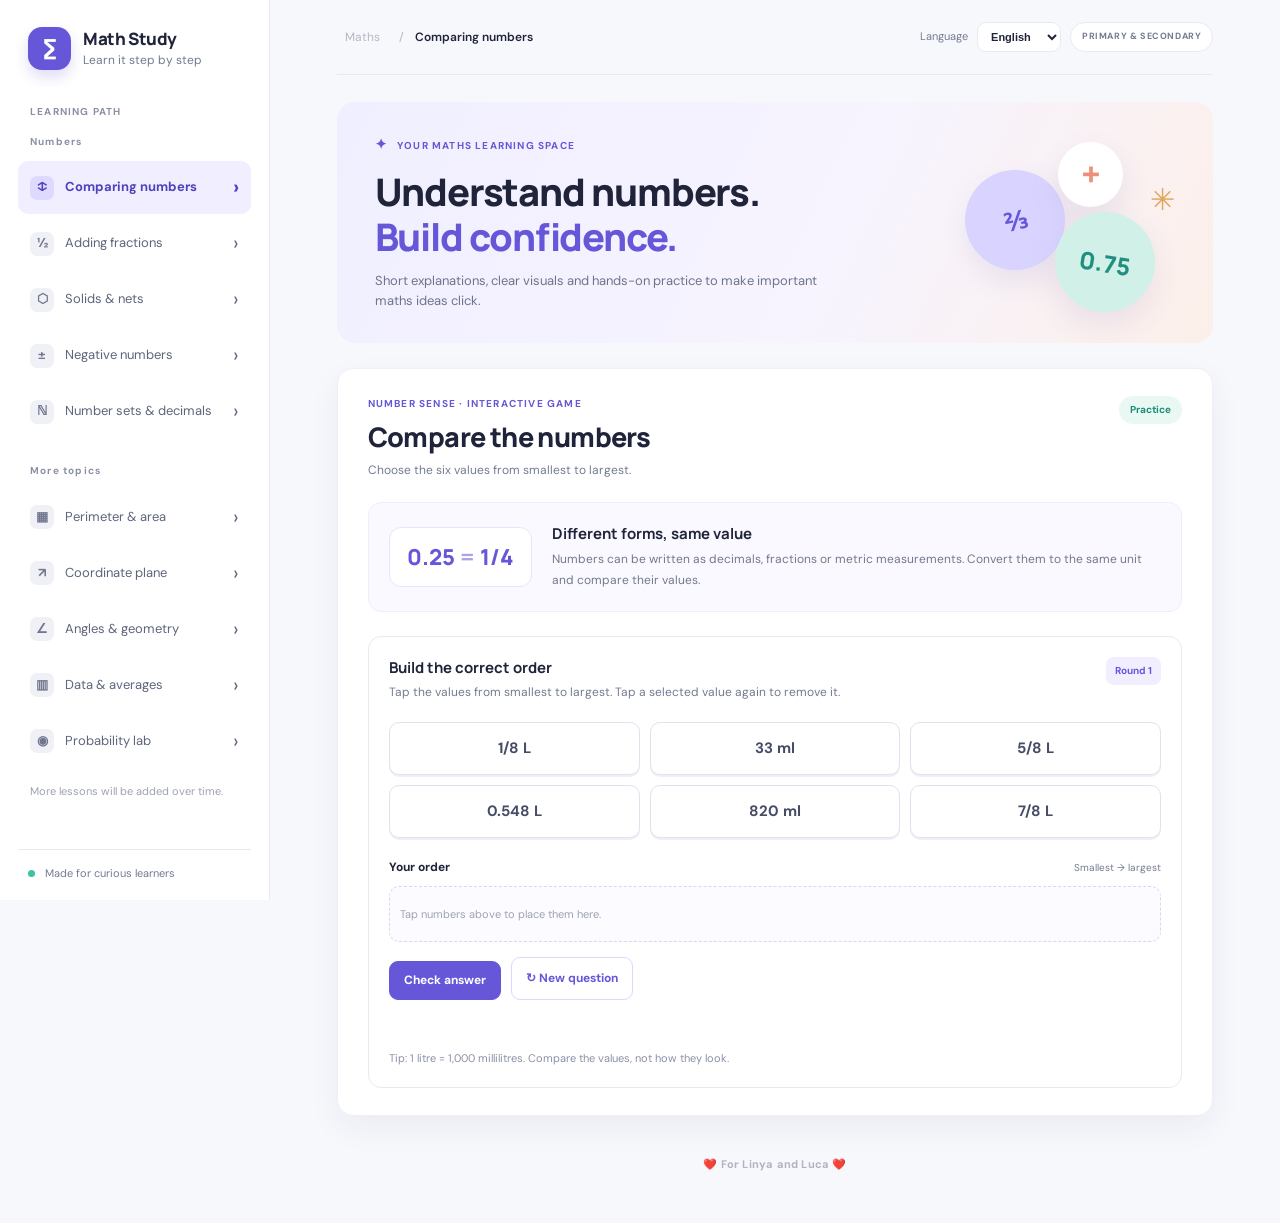
<file: index.html>
<!doctype html>
<html lang="en">
<head>
  <meta charset="utf-8">
  <meta name="viewport" content="width=device-width, initial-scale=1">
  <meta name="description" content="Clear explanations and interactive practice for important German primary and secondary school maths topics.">
  <meta name="theme-color" content="#f7f8fc">
  <title>Math Study — Understand Maths</title>
  <link rel="stylesheet" href="styles.css">
  <link rel="stylesheet" href="footer.css">
</head>
<body>
  <div class="app-shell">
    <aside class="sidebar" id="sidebar">
      <a class="brand" href="#" aria-label="Math Study home"><span class="brand-mark">∑</span><span><strong>Math Study</strong><small>Learn it step by step</small></span></a>
      <div class="sidebar-label" data-i18n="learningPath">LEARNING PATH</div>
      <nav id="topic-nav" aria-label="Math topics">
        <div class="nav-group">
          <div class="nav-heading" data-i18n="numbers">Numbers</div>
          <a class="topic-link" href="comparing-decimals.html" data-topic="ordering"><span class="topic-icon">↕</span><span data-i18n="topicOrdering">Comparing numbers</span><span class="nav-arrow">›</span></a>
          <a class="topic-link" href="adding-fractions.html" data-topic="fractions"><span class="topic-icon">½</span><span data-i18n="topicFractions">Fractions & addition</span><span class="nav-arrow">›</span></a>
          <a class="topic-link" href="solids-and-nets.html" data-topic="solids"><span class="topic-icon">⬡</span><span data-i18n="topicSolids">Solids & nets</span><span class="nav-arrow">›</span></a>
          <a class="topic-link" href="negative-numbers.html" data-topic="negative"><span class="topic-icon">±</span><span data-i18n="topicNegative">Negative numbers</span><span class="nav-arrow">›</span></a>
          <a class="topic-link" href="number-systems.html" data-topic="numbersets"><span class="topic-icon">ℕ</span><span data-i18n="topicNumberSets">Number sets & decimals</span><span class="nav-arrow">›</span></a>
        </div>
        <div class="nav-group coming-soon">
          <div class="nav-heading" data-i18n="moreTopics">More topics</div>
          <a class="topic-link" href="perimeter-and-area.html" data-topic="area"><span class="topic-icon">▦</span><span data-i18n="topicArea">Perimeter & area</span><span class="nav-arrow">›</span></a>
          <a class="topic-link" href="coordinate-plane.html" data-topic="coordinates"><span class="topic-icon">↗</span><span data-i18n="topicCoordinates">Coordinate plane</span><span class="nav-arrow">›</span></a>
          <a class="topic-link" href="angles-and-geometry.html" data-topic="angles"><span class="topic-icon">∠</span><span data-i18n="topicAngles">Angles & geometry</span><span class="nav-arrow">›</span></a>
          <a class="topic-link" href="data-and-mean.html" data-topic="data"><span class="topic-icon">▥</span><span data-i18n="topicData">Data & averages</span><span class="nav-arrow">›</span></a>
          <a class="topic-link" href="probability-lab.html" data-topic="probability"><span class="topic-icon">◉</span><span data-i18n="topicProbability">Probability lab</span><span class="nav-arrow">›</span></a>
          <p class="coming-note" data-i18n="comingNote">More lessons will be added over time.</p>
        </div>
      </nav>
      <div class="sidebar-footer"><span class="status-dot"></span> <span data-i18n="sidebarFooter">Made for curious learners</span></div>
    </aside>
    <main class="main-area">
      <header class="topbar"><button id="menu-toggle" class="menu-toggle" aria-label="Toggle menu">☰</button><div class="breadcrumb"><span data-i18n="maths">Maths</span> <span>/</span> <strong id="breadcrumb-topic">Comparing numbers</strong></div><div class="top-actions"><label class="language-label" for="language-select" data-i18n="languageLabel">Language</label><select id="language-select" aria-label="Language"><option value="en">English</option><option value="de">Deutsch</option></select><div class="top-pill" data-i18n="audience">PRIMARY & SECONDARY</div></div></header>
      <section class="welcome" id="welcome">
        <div><div class="eyebrow"><span class="sparkle">✦</span> YOUR MATHS LEARNING SPACE</div><h1 id="page-title">Understand numbers.<br><span>Build confidence.</span></h1><p id="page-intro">Short explanations, clear visuals and hands-on practice to make important maths ideas click.</p></div>
        <div class="welcome-art" aria-hidden="true"><div class="art-circle circle-one">⅔</div><div class="art-circle circle-two">+</div><div class="art-circle circle-three">0.75</div><span class="art-star">✳</span></div>
      </section>
      <section id="lesson-ordering" class="lesson-panel">
        <div class="lesson-heading"><div><div class="eyebrow" data-i18n="orderingEyebrow">NUMBER SENSE · INTERACTIVE GAME</div><h2 data-i18n="orderingTitle">Compare the numbers</h2><p data-i18n="orderingSubtitle">Choose the six values from smallest to largest.</p></div><span class="lesson-badge" data-i18n="practiceBadge">Practice</span></div>
        <div class="concept-card"><div class="concept-symbol">0.25 <span>=</span> 1/4</div><div><h3 data-i18n="sameValueTitle">Different forms, same value</h3><p data-i18n="sameValueText">Numbers can be written as decimals, fractions or metric measurements. Convert them to the same unit and compare their values.</p></div></div>
        <div class="ordering-game">
          <div class="game-instructions"><div><h3 data-i18n="orderInstructionTitle">Build the correct order</h3><p data-i18n="orderInstructionText">Tap the values from smallest to largest. Tap a selected value again to remove it.</p></div><div class="game-round" id="ordering-round">Round 1</div></div>
          <div class="number-bank" id="number-bank" aria-label="Numbers to order"></div>
          <div class="selected-heading"><strong data-i18n="yourOrder">Your order</strong><span data-i18n="smallestToLargest">Smallest → largest</span></div>
          <div class="selected-order" id="selected-order"></div>
          <div class="game-actions"><button id="check-order" class="primary-button" data-i18n="checkAnswer">Check answer</button><button id="new-order" class="secondary-button" data-i18n="newQuestion">↻ New question</button></div>
          <div id="ordering-feedback" class="practice-feedback" role="status" aria-live="polite"></div>
          <p class="game-tip" data-i18n="orderingTip">Tip: 1 litre = 1,000 millilitres. Compare the values, not how they look.</p>
        </div>
      </section>
      <section id="lesson-fractions" class="lesson-panel" hidden>
        <div class="lesson-heading"><div><div class="eyebrow">FRACTIONS · VISUAL EXPLANATION</div><h2 data-i18n="fractionsTitle">Adding fractions with different denominators</h2><p data-i18n="fractionsSubtitle">Make the pieces the same size before you add them.</p></div><span class="lesson-badge">Learn & practise</span></div>
        <div class="lesson-copy"><h3 data-i18n="keyIdea">The key idea</h3><p data-i18n="keyIdeaText">The denominator tells you how many equal pieces make one whole. Find the least common multiple (LCM), then make equivalent fractions with the same denominator.</p></div>
        <div class="fraction-controls">
          <div class="fraction-input"><label for="num-a" data-i18n="fractionA">Fraction A</label><div class="fraction-fields"><input id="num-a" type="number" min="1" max="9" value="1" aria-label="Fraction A numerator"><span class="fraction-line"></span><input id="den-a" type="number" min="2" max="10" value="3" aria-label="Fraction A denominator"></div></div>
          <div class="plus-sign">+</div>
          <div class="fraction-input"><label for="num-b" data-i18n="fractionB">Fraction B</label><div class="fraction-fields"><input id="num-b" type="number" min="1" max="9" value="1" aria-label="Fraction B numerator"><span class="fraction-line"></span><input id="den-b" type="number" min="2" max="10" value="4" aria-label="Fraction B denominator"></div></div>
          <button id="random-fractions" class="secondary-button" data-i18n="tryAnother">↻ Try another</button>
        </div>
        <div id="fraction-error" class="inline-error" data-i18n="fractionInputError" role="alert" hidden>Use whole numbers, numerators from 1 to denominator − 1, and denominators from 2 to 10.</div>
        <div class="visual-grid">
          <article class="visual-card"><div class="step-label" data-i18n="step1">STEP 1</div><h3 data-i18n="originalFractions">See the original fractions</h3><p data-i18n="originalFractionsText">Each circle is one whole, split into equal parts.</p><div class="circle-pair"><div class="circle-item"><div id="circle-a" class="fraction-circle" aria-label="Fraction A visual"></div><div id="label-a" class="circle-fraction">1/3</div><small data-i18n="fractionA">Fraction A</small></div><div class="circle-item"><div id="circle-b" class="fraction-circle"></div><div id="label-b" class="circle-fraction">1/4</div><small data-i18n="fractionB">Fraction B</small></div></div></article>
          <article class="visual-card"><div class="step-label" data-i18n="step2">STEP 2</div><h3 data-i18n="equalPieces">Make equal-sized pieces</h3><p data-i18n="equalPiecesText">Convert both fractions to the same denominator (the LCM).</p><div class="circle-pair"><div class="circle-item"><div id="circle-a-scaled" class="fraction-circle"></div><div id="label-a-scaled" class="circle-fraction">4/12</div><small data-i18n="equivalentA">A equivalent fraction</small></div><div class="circle-item"><div id="circle-b-scaled" class="fraction-circle"></div><div id="label-b-scaled" class="circle-fraction">3/12</div><small data-i18n="equivalentB">B equivalent fraction</small></div></div><div class="lcm-note" id="lcm-note">LCM(3, 4) = 12</div></article>
        </div>
        <section class="strip-panel"><button id="animate-fractions" class="secondary-button animation-button" type="button" data-i18n="animateFractions">▶ Animate how the pieces match</button><div class="step-label"<section class="strip-panel"><div class="step-label" data-i18n="fractionStripsLabel">SEE THE FRACTIONS AS STRIPS</div><h3 data-i18n="fractionStripsTitle">Same amount, different-sized pieces</h3><p data-i18n="fractionStripsText">Each bar represents one whole. Compare the shaded length before and after extending a fraction.</p><div class="strip-row"><strong data-i18n="stripOriginalA">Fraction A</strong><div id="strip-a" class="fraction-strip" aria-label="Fraction A strip"></div><span id="strip-label-a" class="strip-value">1/3</span></div><div class="strip-row"><strong data-i18n="stripOriginalB">Fraction B</strong><div id="strip-b" class="fraction-strip" aria-label="Fraction B strip"></div><span id="strip-label-b" class="strip-value">1/4</span></div><div class="strip-row"><strong data-i18n="stripEquivalentA">A extended</strong><div id="strip-a-scaled" class="fraction-strip" aria-label="Equivalent fraction A strip"></div><span id="strip-label-a-scaled" class="strip-value">4/12</span></div><div class="strip-row"><strong data-i18n="stripEquivalentB">B extended</strong><div id="strip-b-scaled" class="fraction-strip" aria-label="Equivalent fraction B strip"></div><span id="strip-label-b-scaled" class="strip-value">3/12</span></div></section>
        <div class="calculation-card"><div class="step-label" data-i18n="step3">STEP 3 · ADD THE NUMERATORS</div><div id="equation" class="equation">4/12 + 3/12 = 7/12</div><p id="calculation-explainer">Multiply A by 4 and B by 3. Keep the common denominator and add the numerators.</p><div class="result-row"><span data-i18n="yourSum">YOUR SUM</span><strong id="sum-result">7/12</strong></div></div>
        <section class="practice-card"><div class="practice-header"><div><div class="eyebrow" data-i18n="checkUnderstanding">CHECK YOUR UNDERSTANDING</div><h3 data-i18n="quickPractice">Quick practice</h3><p data-i18n="practicePrompt">Calculate the sum, then choose the correct answer.</p></div><div class="practice-count" id="practice-count">Question 1</div></div><div id="practice-question" class="practice-question">1/2 + 1/3 = ?</div><div id="answer-options" class="answer-options"></div><div id="practice-feedback" class="practice-feedback" role="status" aria-live="polite"></div><button id="next-question" class="primary-button" hidden data-i18n="nextQuestion">Next question →</button></section>
      </section>

      <section id="lesson-solids" class="lesson-panel" hidden>
        <div class="lesson-heading"><div><div class="eyebrow" data-i18n="solidsEyebrow">GEOMETRY · EXPLORE IN 3D</div><h2 data-i18n="solidsTitle">Solids, nets and views</h2><p data-i18n="solidsSubtitle">A net is a flat pattern that can fold into a solid.</p></div><span class="lesson-badge" data-i18n="gradeFourSeven">Grades 4–7</span></div>
        <div class="lesson-copy"><h3 data-i18n="netIdeaTitle">From flat to solid</h3><p data-i18n="netIdeaText">A cube has 6 square faces, 12 edges and 8 vertices. Its net shows all six faces laid flat. Different nets can fold into the same cube, but not every arrangement of six squares works.</p></div>
        <div class="solid-workbench">
          <div class="solid-view-card"><div class="step-label" data-i18n="cubeNetLabel">THE NET</div><h3 data-i18n="tapAFace">Tap a face</h3><p data-i18n="tapAFaceText">Select a square to highlight the matching face on the cube.</p>
            <div class="cube-net" id="cube-net" aria-label="Interactive cube net">
              <button class="net-face face-top" data-face="top" aria-label="Top face">Top</button>
              <button class="net-face face-left" data-face="left" aria-label="Left face">Left</button>
              <button class="net-face face-front selected" data-face="front" aria-label="Front face">Front</button>
              <button class="net-face face-right" data-face="right" aria-label="Right face">Right</button>
              <button class="net-face face-back" data-face="back" aria-label="Back face">Back</button>
              <button class="net-face face-bottom" data-face="bottom" aria-label="Bottom face">Bottom</button>
            </div>
            <button id="fold-cube" class="secondary-button animation-button" type="button" data-i18n="foldCube">▶ Animate folding into a cube</button>
            <div class="solid-tip" id="net-feedback" role="status" aria-live="polite">Front face selected.</div>
          </div>
          <div class="solid-view-card"><div class="step-label" data-i18n="solidViewLabel">THE SOLID</div><h3 data-i18n="cubeLabel">A cube</h3><p data-i18n="cubeText">All faces are equal squares. Edges meet at right angles.</p>
            <svg class="cube-diagram" viewBox="0 0 300 240" role="img" aria-label="A cube with top, front and side faces">
              <polygon class="cube-face cube-top" points="70,75 145,32 230,75 153,119"/>
              <polygon class="cube-face cube-left" points="70,75 153,119 153,210 70,165"/>
              <polygon class="cube-face cube-right" points="153,119 230,75 230,165 153,210"/>
              <path d="M70 75 L145 32 L230 75 L230 165 L153 210 L70 165 Z M153 119 L145 32 M153 119 L70 75 M153 119 L230 75 M153 119 L153 210" fill="none" stroke="#4d526e" stroke-width="2.5" stroke-linejoin="round"/>
              <text x="147" y="22" class="cube-label" text-anchor="middle">Top</text><text x="94" y="145" class="cube-label">Front</text><text x="192" y="148" class="cube-label">Side</text>
            </svg>
            <div class="solid-facts"><span><strong>6</strong><small data-i18n="faces">faces</small></span><span><strong>12</strong><small data-i18n="edges">edges</small></span><span><strong>8</strong><small data-i18n="vertices">vertices</small></span></div>
          </div>
        </div>
        <div class="lesson-copy view-copy"><h3 data-i18n="viewsTitle">A solid can look different from each side</h3><p data-i18n="viewsText">A front view, a side view and a top view are 2D drawings of the same 3D object. The view changes, but the object stays the same.</p><div class="view-selector" role="group" aria-label="Choose a view"><button class="view-button active" data-view="front" data-i18n="frontView">Front view</button><button class="view-button" data-view="side" data-i18n="sideView">Side view</button><button class="view-button" data-view="top" data-i18n="topView">Top view</button></div><div id="view-demo" class="view-demo" aria-live="polite"><div class="view-shape front-shape"></div><p id="view-caption">Front view: a square.</p></div></div>
        <section class="practice-card"><div class="practice-header"><div><div class="eyebrow" data-i18n="checkUnderstanding">CHECK YOUR UNDERSTANDING</div><h3 data-i18n="solidsPracticeTitle">Quick practice</h3><p id="solidsPracticePrompt" data-i18n="solidsPracticePrompt">How many faces does a cube have?</p></div></div><div id="solids-options" class="answer-options"><button class="answer-option" data-correct="false">4</button><button class="answer-option" data-correct="true">6</button><button class="answer-option" data-correct="false">8</button><button class="answer-option" data-correct="false">12</button></div><div id="solids-feedback" class="practice-feedback" role="status" aria-live="polite"></div><button id="solids-next" class="primary-button" data-i18n="solidsNext" hidden>Another question →</button></section>
      </section>
      <section id="lesson-negative" class="lesson-panel" hidden>
        <div class="lesson-heading"><div><div class="eyebrow" data-i18n="negativeEyebrow">NUMBERS · BELOW ZERO</div><h2 data-i18n="negativeTitle">Meet negative numbers</h2><p data-i18n="negativeSubtitle">Use a number line to see what positive and negative values mean.</p></div><span class="lesson-badge" data-i18n="gradeFiveSeven">Grades 5–7</span></div>
        <div class="lesson-copy"><h3 data-i18n="negativeIdeaTitle">Zero is the starting point</h3><p data-i18n="negativeIdeaText">Positive numbers are to the right of zero. Negative numbers are to the left. The farther right a number lies, the greater it is. For example, −2 is greater than −5 because −2 is closer to zero.</p></div>
        <div class="numberline-card"><div class="numberline-header"><div><h3 data-i18n="movePointTitle">Move the point</h3><p data-i18n="movePointText">Drag the slider to place the point on the number line.</p></div><strong id="numberline-value" class="numberline-value">−3</strong></div>
          <div class="numberline" id="numberline" role="img" aria-label="Number line from minus ten to ten"><div class="numberline-axis"></div><div class="numberline-ticks" id="numberline-ticks"></div><div class="numberline-point" id="numberline-point"></div></div><p id="numberline-explanation" class="numberline-explanation" aria-live="polite">−3 is negative because it is left of zero.</p>
          <label class="slider-label" for="number-slider"><span data-i18n="leftIsSmaller">← Smaller</span><span data-i18n="rightIsLarger">Larger →</span></label><input id="number-slider" type="range" min="-10" max="10" step="1" value="-3" class="number-slider"/>
          <div class="temperature-example">          <div class="temperature-example"><span class="temperature-icon">❄</span><div><strong data-i18n="temperatureTitle">Think about temperature</strong><p data-i18n="temperatureText">−4°C is colder than 2°C. Temperatures below zero are negative numbers.</p></div></div>
        </div>
<div class="temperature-compare" aria-label="Animated comparison of minus four degrees and two degrees"><div class="temp-card below-zero"><span class="temp-thermometer">❄</span><strong>−4 °C</strong><small data-i18n="belowZero">below zero</small></div><div class="temp-bridge" aria-hidden="true"><span>←</span><i></i><span>→</span></div><div class="temp-card above-zero"><span class="temp-thermometer">☀</span><strong>+2 °C</strong><small data-i18n="aboveZero">above zero</small></div></div>
        <section class="practice-card"><div class="practice-header"><div><div class="eyebrow" data-i18n="checkUnderstanding">CHECK YOUR UNDERSTANDING</div><h3 data-i18n="negativePracticeTitle">Which number is greater?</h3><p data-i18n="negativePracticePrompt">Compare the two numbers and choose the greater one.</p></div><div id="negative-count" class="practice-count">Question 1</div></div><div id="negative-question" class="practice-question">−2 or −5?</div><div id="negative-options" class="answer-options"></div><div id="negative-feedback" class="practice-feedback" role="status" aria-live="polite"></div><button id="negative-next" class="primary-button" data-i18n="nextQuestion" hidden>Next question →</button></section>
      </section>
      <div id="extra-lessons-root"></div>
      <footer class="page-footer"><div class="footer-message"><span class="dedication">❤️ For Linya and Luca ❤️</span></div></footer>
    </main>
  </div>
  <script src="app.js"></script>
  <script src="language.js"></script>
  <script src="ordering.js"></script>
  <script src="new-lessons.js"></script>
  <script src="extra-lessons.js"></script>
</body>
</html>
</file>
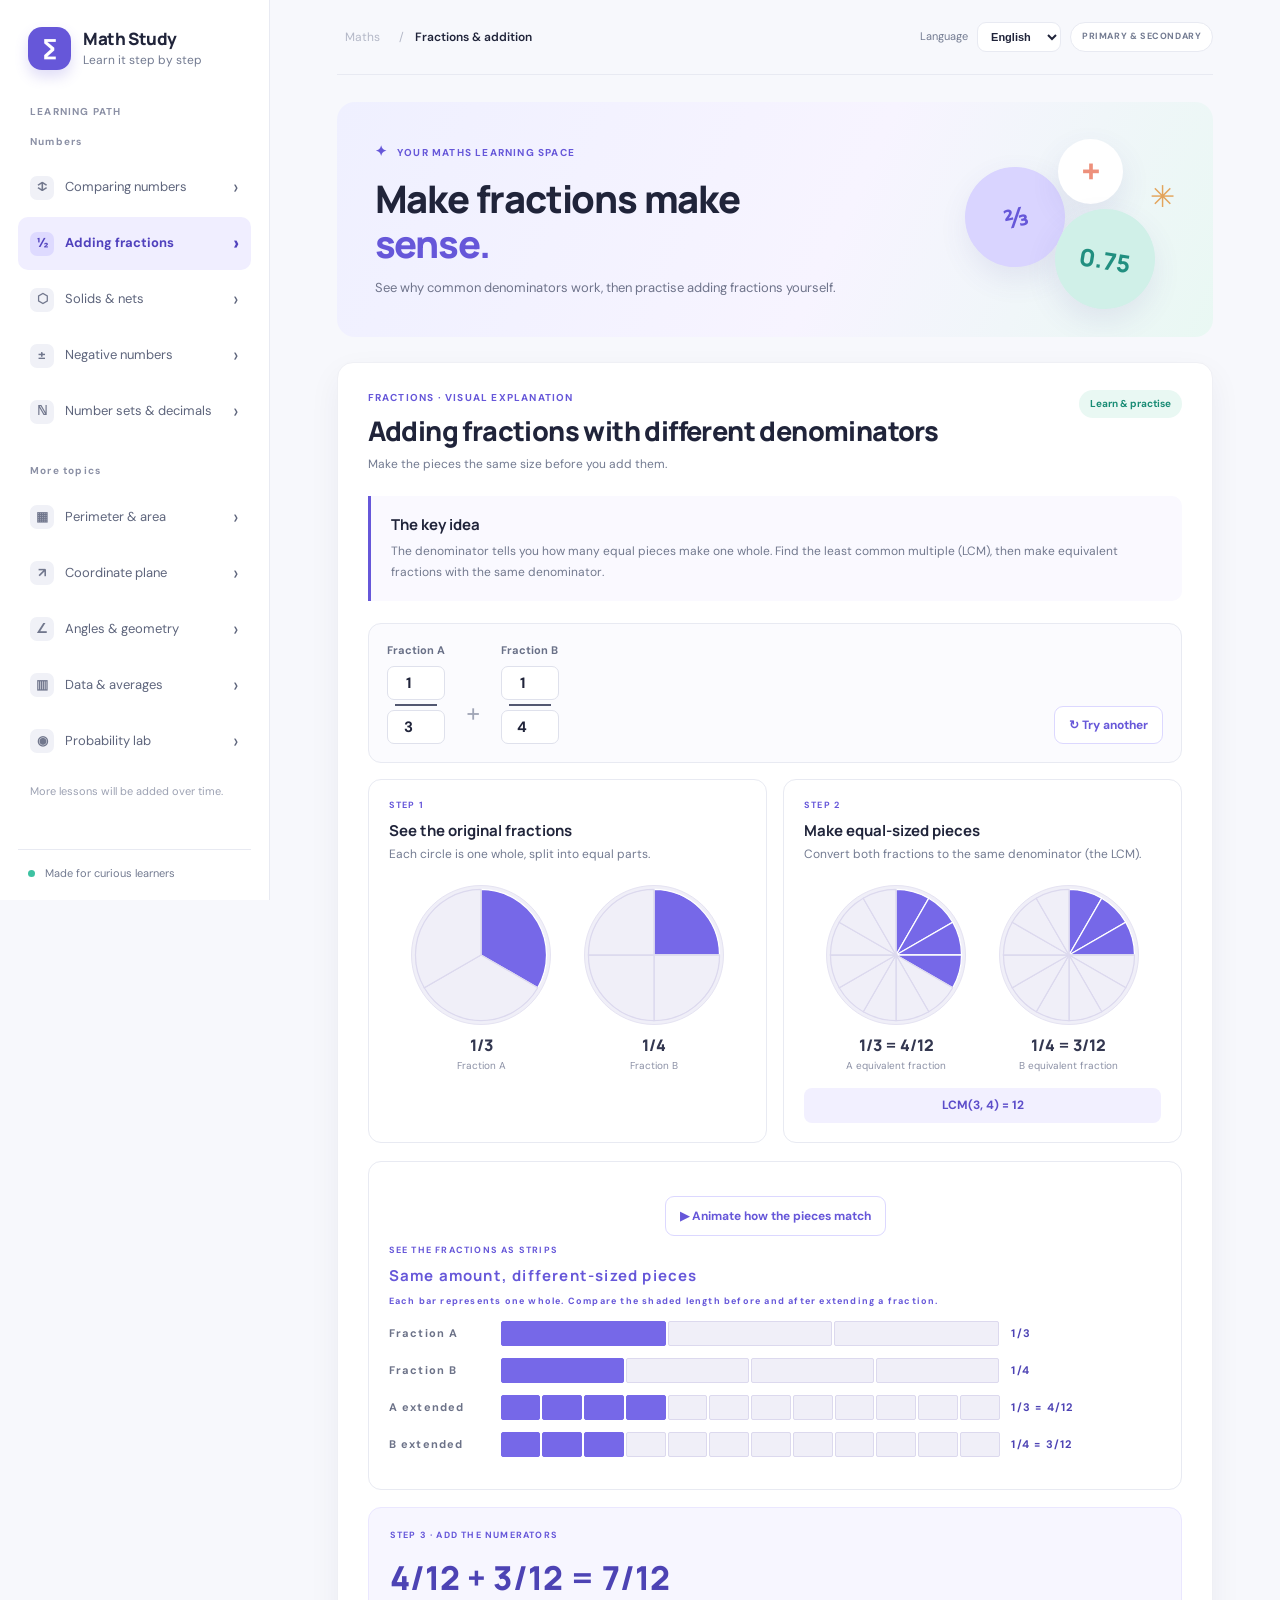
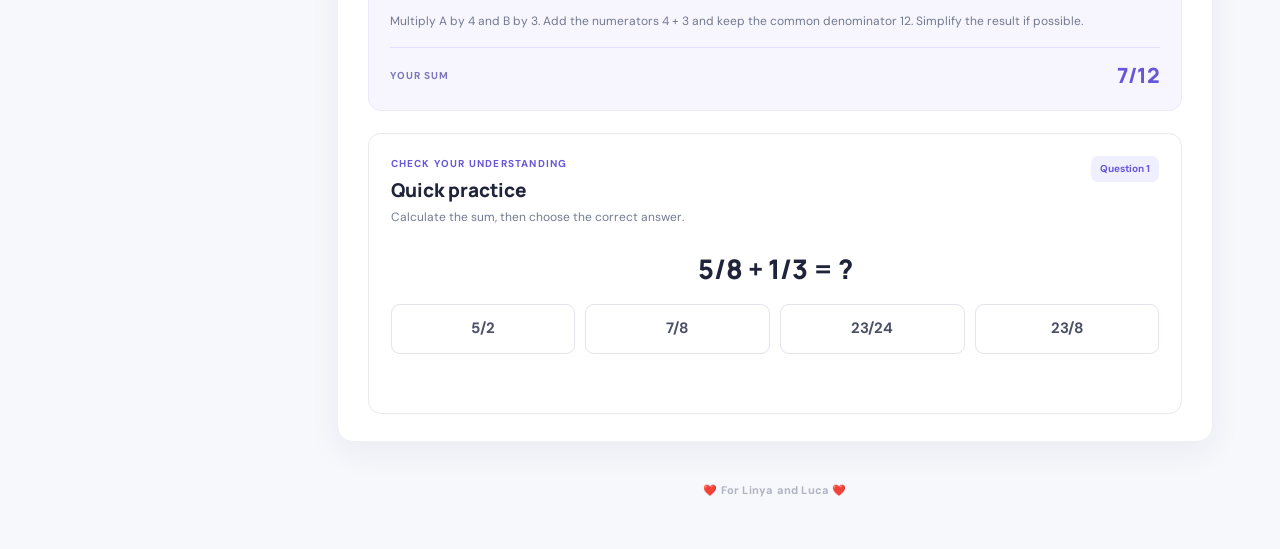
<file: adding-fractions.html>
<!doctype html><html lang="en"><head><meta charset="utf-8"><meta name="viewport" content="width=device-width,initial-scale=1"><title>Adding fractions — Math Study</title></head><body><p>Loading lesson…</p><script>fetch("index.html").then(r=>{if(!r.ok)throw new Error("Could not load lesson");return r.text()}).then(html=>{document.open();document.write(html);document.close()}).catch(()=>{document.body.textContent="The lesson could not be loaded. Please return to Math Study home."})</script></body></html>
</file>
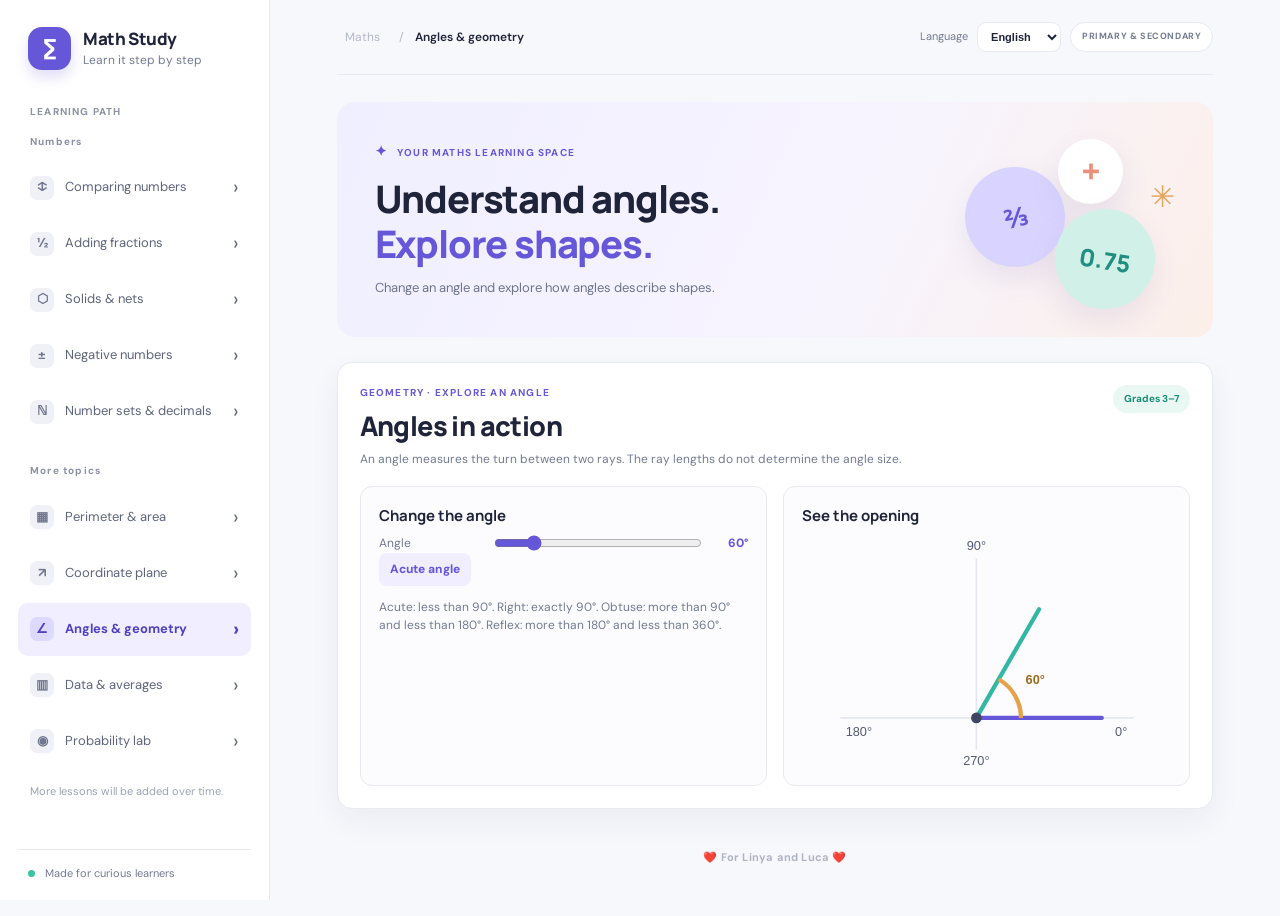
<file: angles-and-geometry.html>
<!doctype html><html lang="en"><head><meta charset="utf-8"><meta name="viewport" content="width=device-width,initial-scale=1"><title>Angles and geometry — Math Study</title><meta name="description" content="Explore angles using an interactive angle diagram."></head><body><p>Loading lesson…</p><script>fetch("index.html").then(r=>{if(!r.ok)throw new Error("Could not load lesson");return r.text()}).then(html=>{document.open();document.write(html);document.close()}).catch(()=>{document.body.textContent="The lesson could not be loaded. Please return to Math Study home."})</script></body></html>
</file>
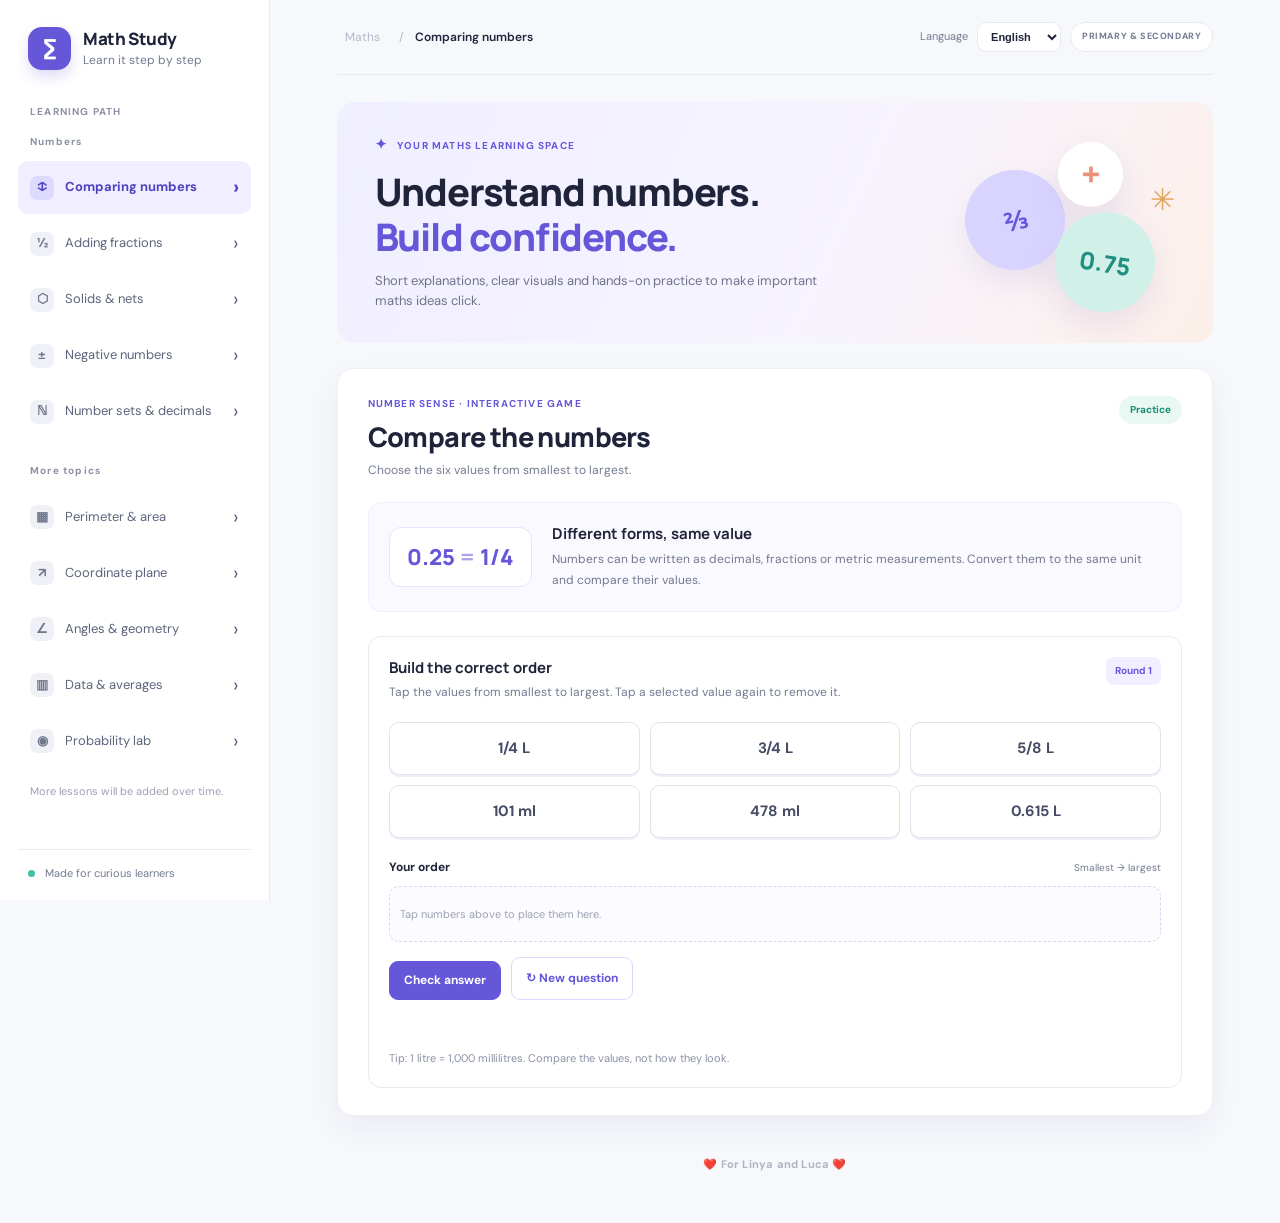
<file: comparing-decimals.html>
<!doctype html><html lang="en"><head><meta charset="utf-8"><meta name="viewport" content="width=device-width,initial-scale=1"><title>Comparing numbers — Math Study</title></head><body><p>Loading lesson…</p><script>fetch("index.html").then(r=>{if(!r.ok)throw new Error("Could not load lesson");return r.text()}).then(html=>{document.open();document.write(html);document.close()}).catch(()=>{document.body.textContent="The lesson could not be loaded. Please return to Math Study home."})</script></body></html>
</file>
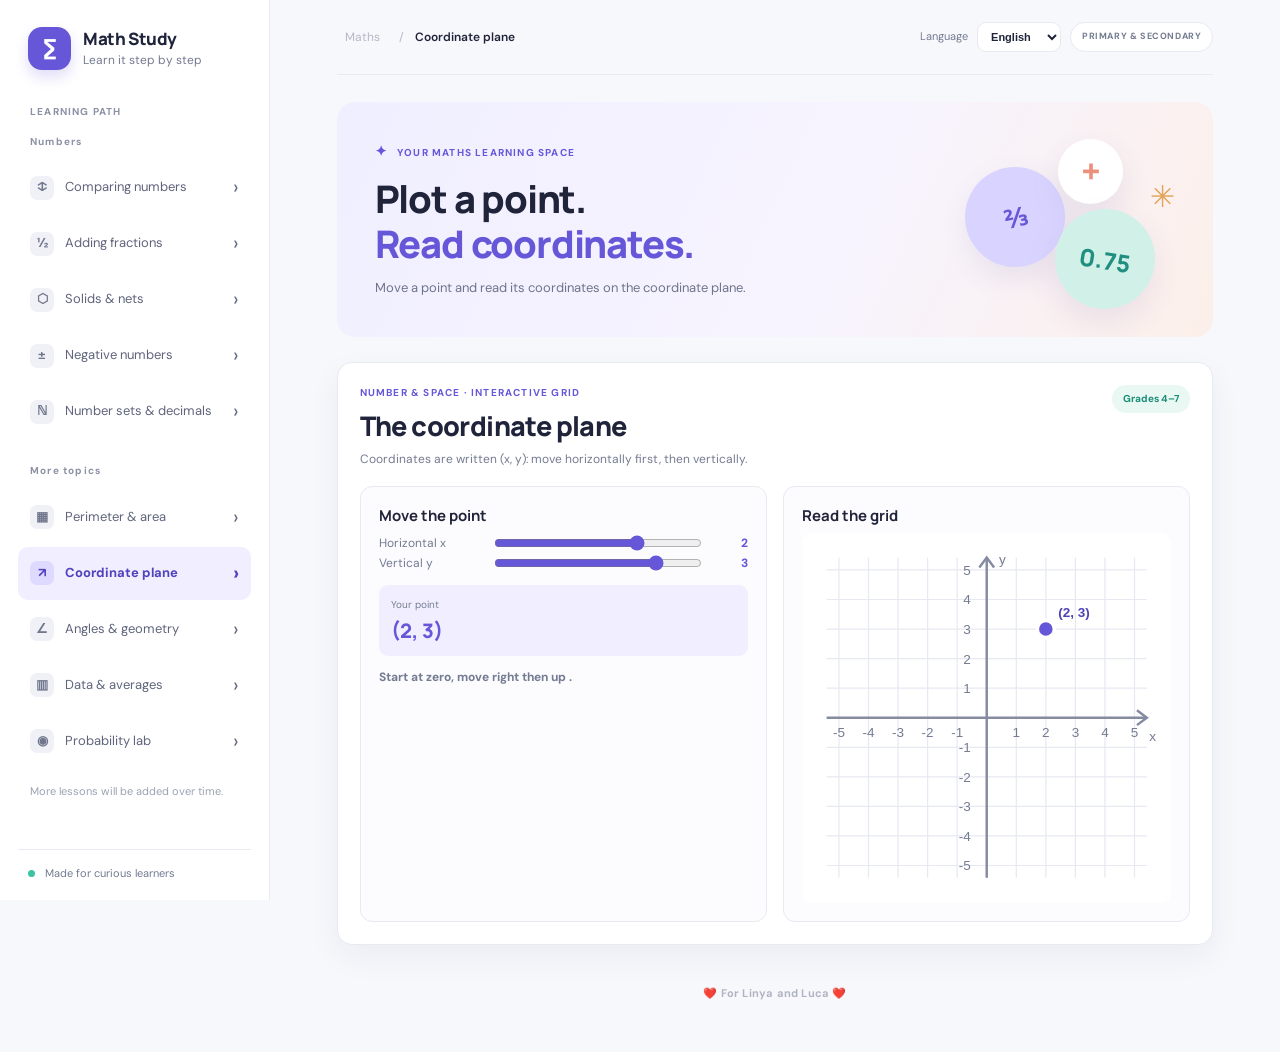
<file: coordinate-plane.html>
<!doctype html><html lang="en"><head><meta charset="utf-8"><meta name="viewport" content="width=device-width,initial-scale=1"><title>Coordinate plane — Math Study</title><meta name="description" content="Explore coordinates with an interactive coordinate grid."></head><body><p>Loading lesson…</p><script>fetch("index.html").then(r=>{if(!r.ok)throw new Error("Could not load lesson");return r.text()}).then(html=>{document.open();document.write(html);document.close()}).catch(()=>{document.body.textContent="The lesson could not be loaded. Please return to Math Study home."})</script></body></html>
</file>
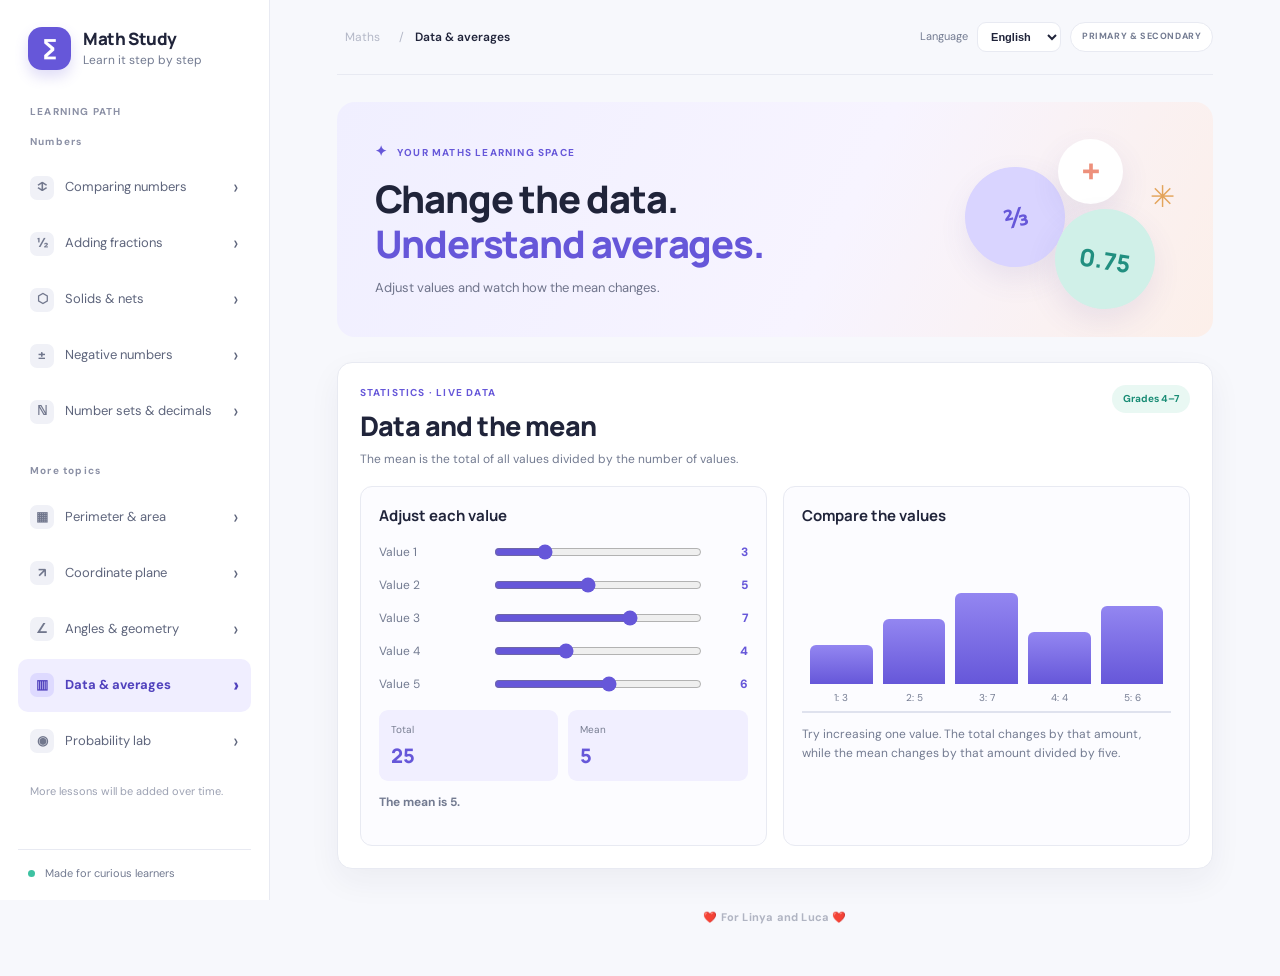
<file: data-and-mean.html>
<!doctype html><html lang="en"><head><meta charset="utf-8"><meta name="viewport" content="width=device-width,initial-scale=1"><title>Data and averages — Math Study</title><meta name="description" content="Explore data values and the mean with an interactive chart."></head><body><p>Loading lesson…</p><script>fetch("index.html").then(r=>{if(!r.ok)throw new Error("Could not load lesson");return r.text()}).then(html=>{document.open();document.write(html);document.close()}).catch(()=>{document.body.textContent="The lesson could not be loaded. Please return to Math Study home."})</script></body></html>
</file>
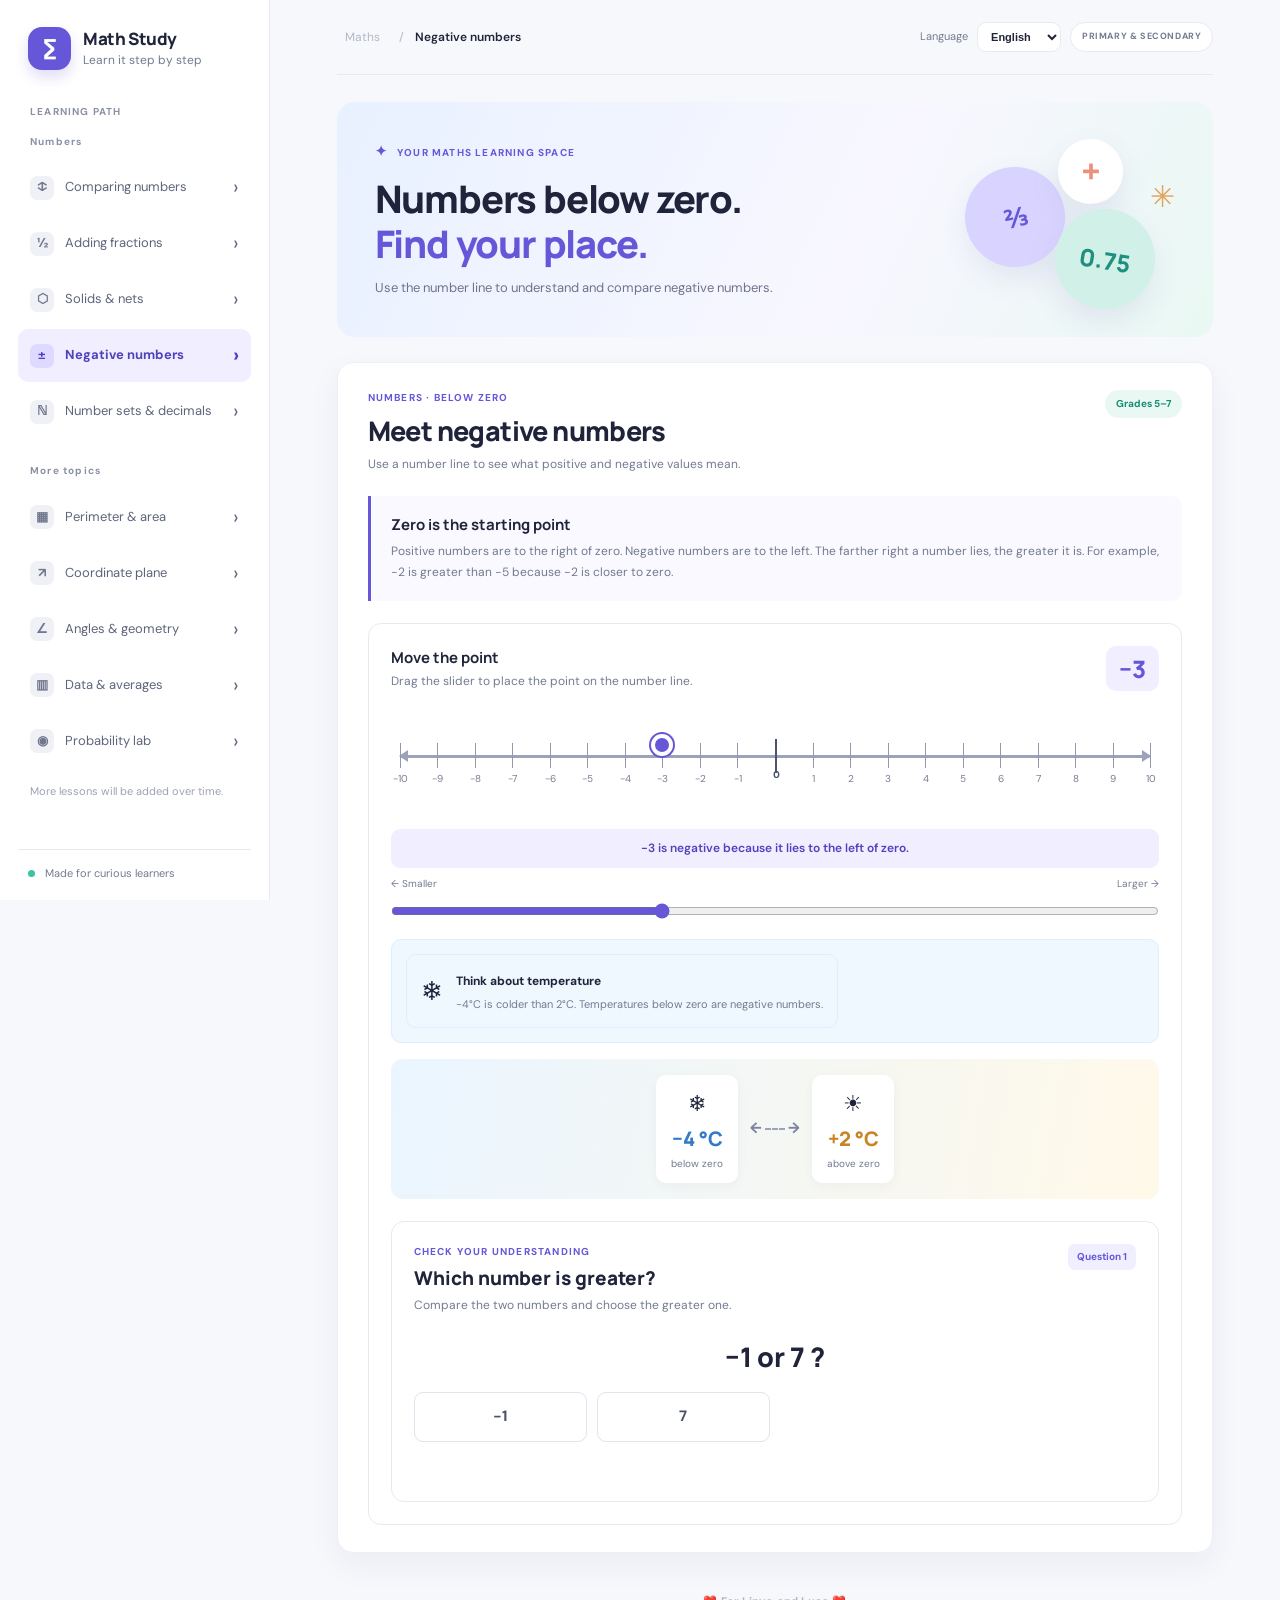
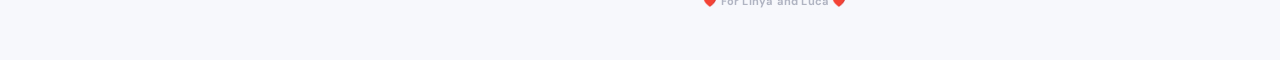
<file: negative-numbers.html>
<!doctype html><html lang="en"><head><meta charset="utf-8"><meta name="viewport" content="width=device-width,initial-scale=1"><title>Negative numbers — Math Study</title><meta name="description" content="Understand negative numbers using an interactive number line and practice."></head><body><p>Loading lesson…</p><script>fetch("index.html").then(r=>{if(!r.ok)throw new Error("Could not load lesson");return r.text()}).then(html=>{document.open();document.write(html);document.close()}).catch(()=>{document.body.textContent="The lesson could not be loaded. Please return to Math Study home."})</script></body></html>
</file>
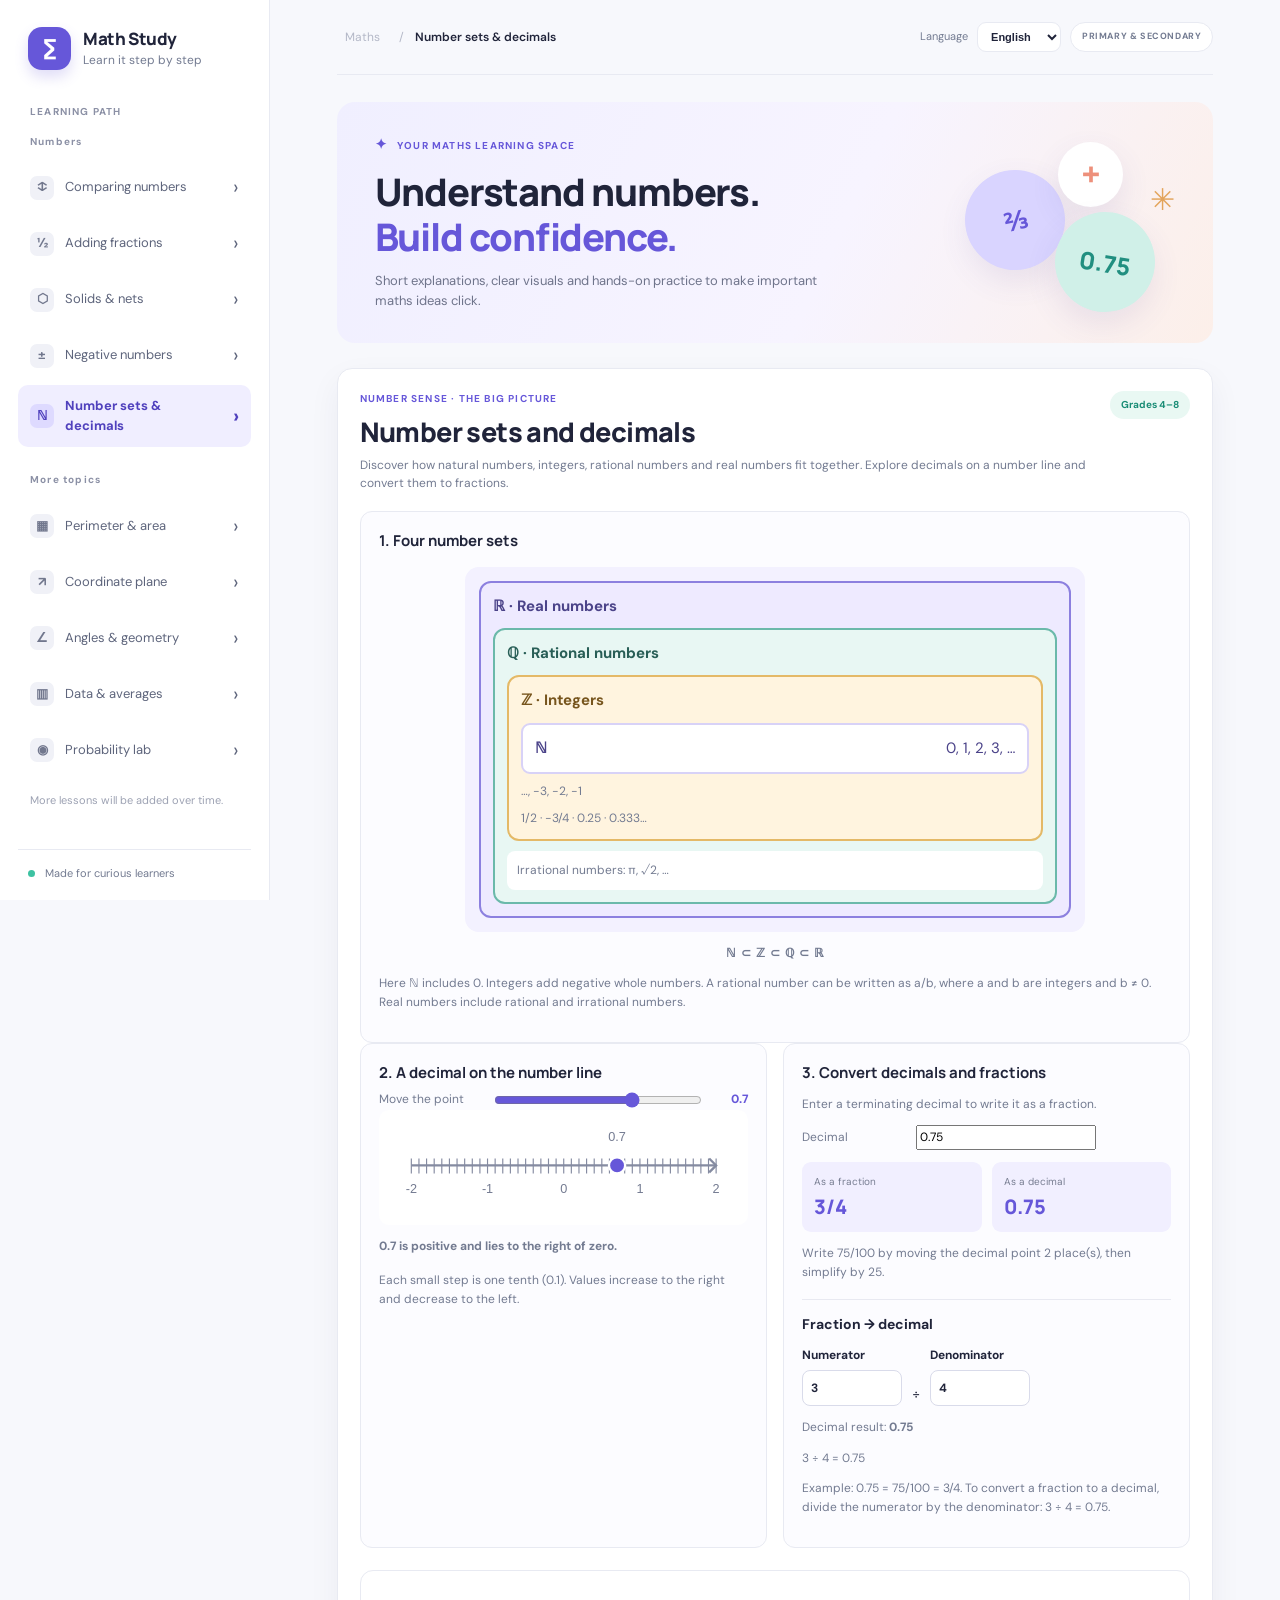
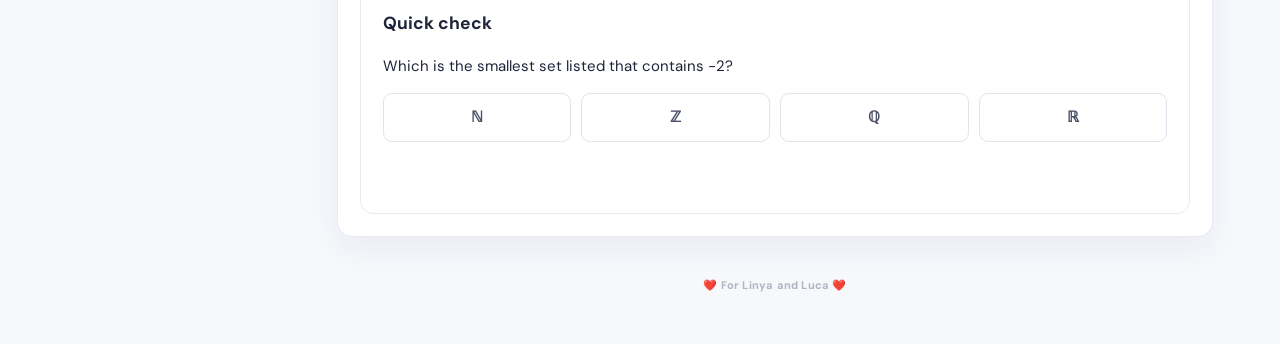
<file: number-systems.html>
<!doctype html><html lang="en"><head><meta charset="utf-8"><meta name="viewport" content="width=device-width,initial-scale=1"><title>Number sets and decimals — Math Study</title><meta name="description" content="Explore natural numbers, integers, rational and real numbers, decimals on a number line, and decimal-fraction conversions."></head><body><p>Loading lesson…</p><script>fetch("index.html").then(r=>{if(!r.ok)throw new Error("Could not load lesson");return r.text()}).then(html=>{document.open();document.write(html);document.close()}).catch(()=>{document.body.textContent="The lesson could not be loaded. Please return to Math Study home."})</script></body></html>
</file>
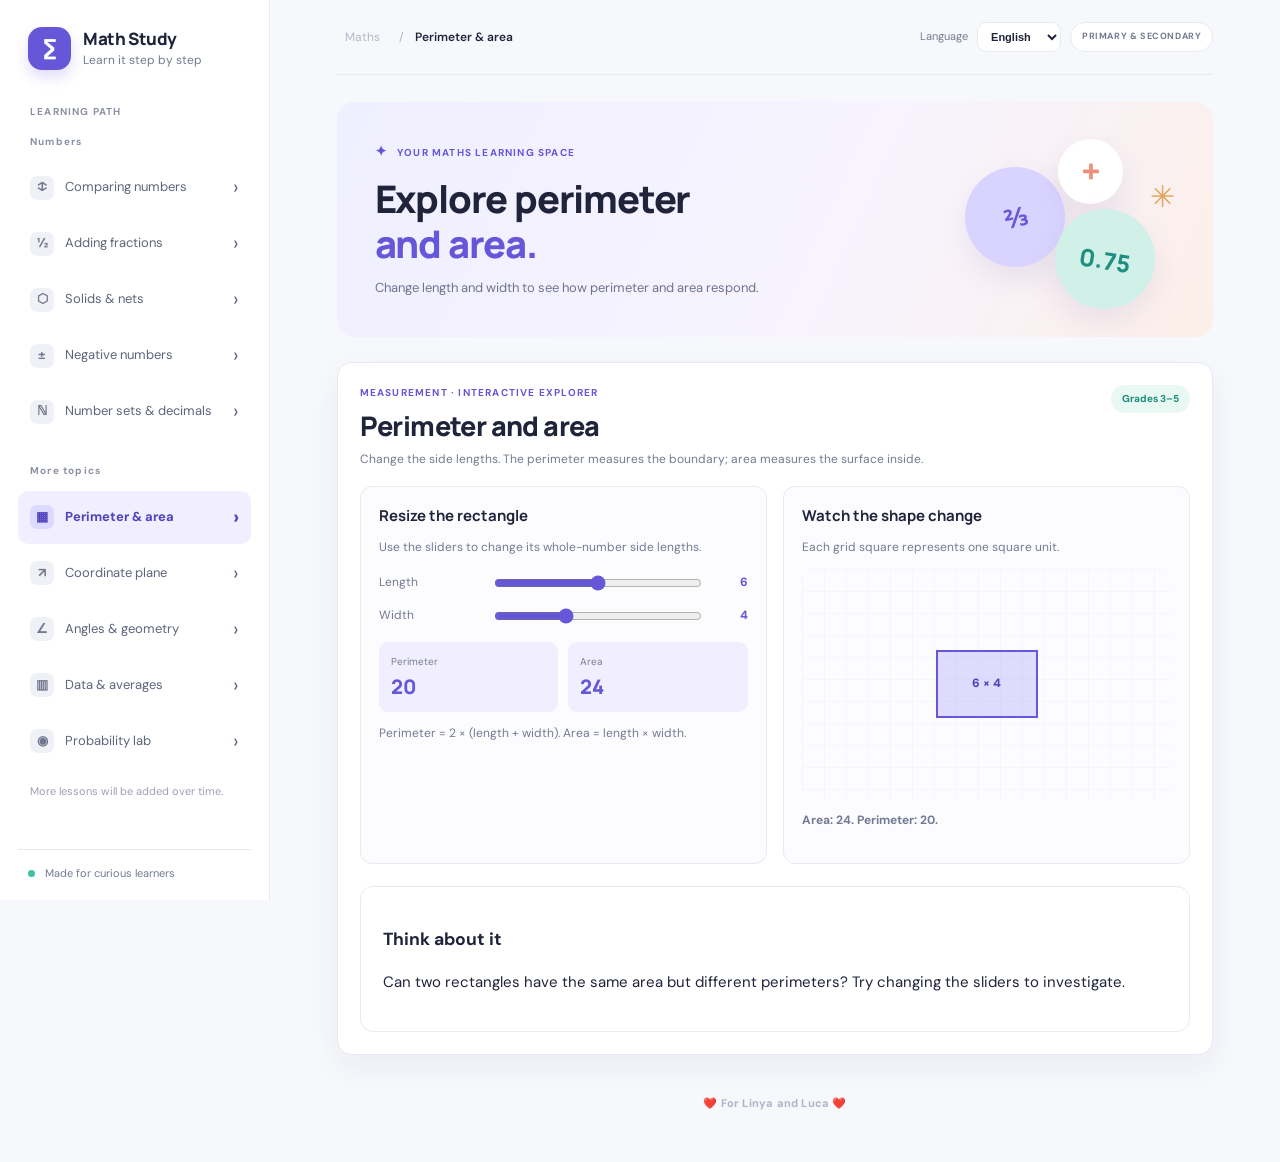
<file: perimeter-and-area.html>
<!doctype html><html lang="en"><head><meta charset="utf-8"><meta name="viewport" content="width=device-width,initial-scale=1"><title>Perimeter and area — Math Study</title><meta name="description" content="Explore perimeter and area with an interactive rectangle."></head><body><p>Loading lesson…</p><script>fetch("index.html").then(r=>{if(!r.ok)throw new Error("Could not load lesson");return r.text()}).then(html=>{document.open();document.write(html);document.close()}).catch(()=>{document.body.textContent="The lesson could not be loaded. Please return to Math Study home."})</script></body></html>
</file>
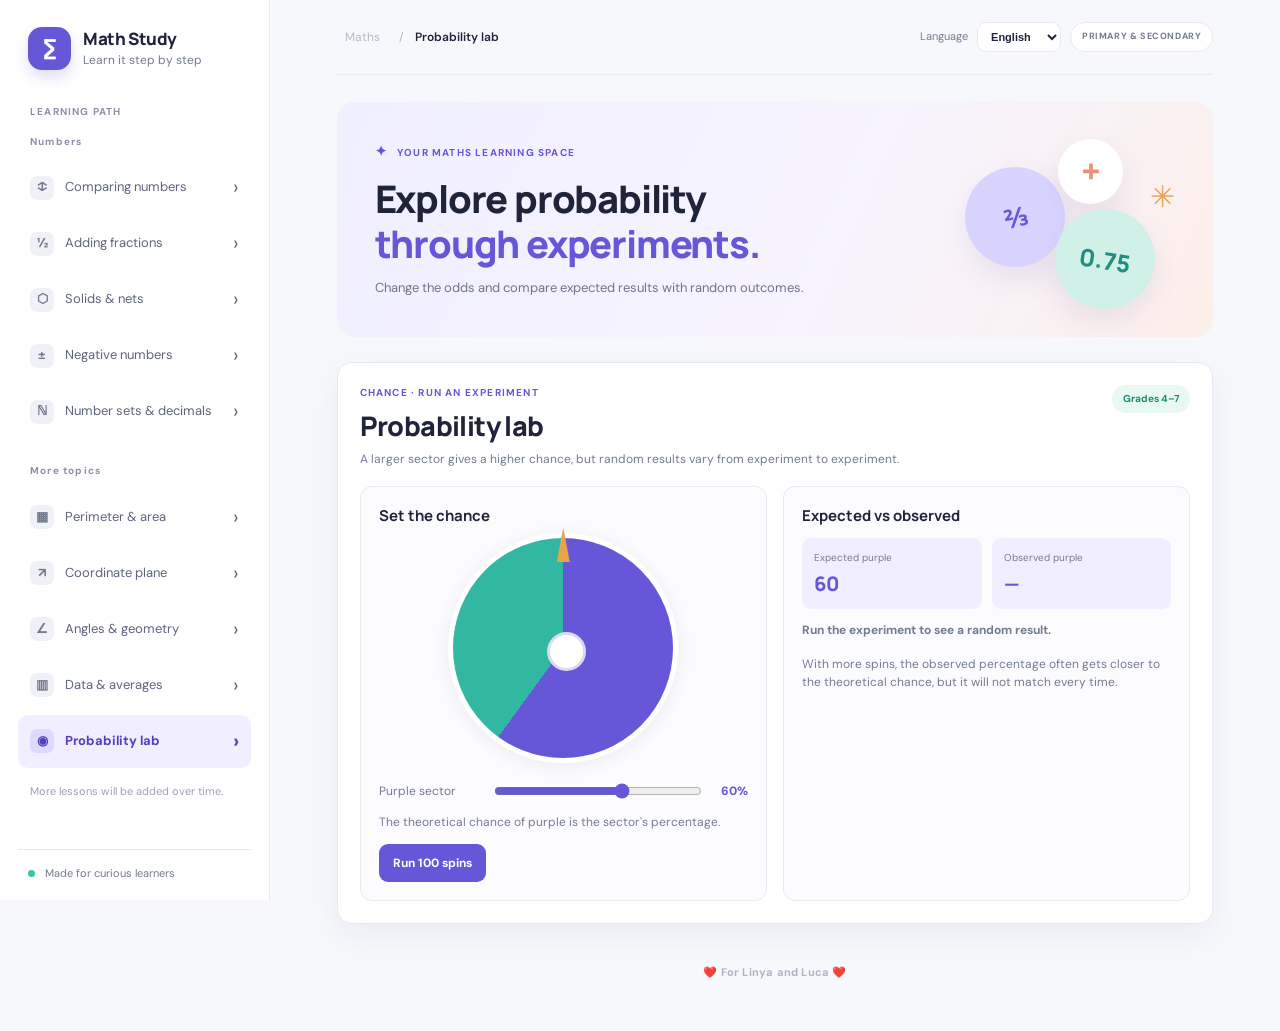
<file: probability-lab.html>
<!doctype html><html lang="en"><head><meta charset="utf-8"><meta name="viewport" content="width=device-width,initial-scale=1"><title>Probability lab — Math Study</title><meta name="description" content="Explore probability with a random spinner experiment."></head><body><p>Loading lesson…</p><script>fetch("index.html").then(r=>{if(!r.ok)throw new Error("Could not load lesson");return r.text()}).then(html=>{document.open();document.write(html);document.close()}).catch(()=>{document.body.textContent="The lesson could not be loaded. Please return to Math Study home."})</script></body></html>
</file>
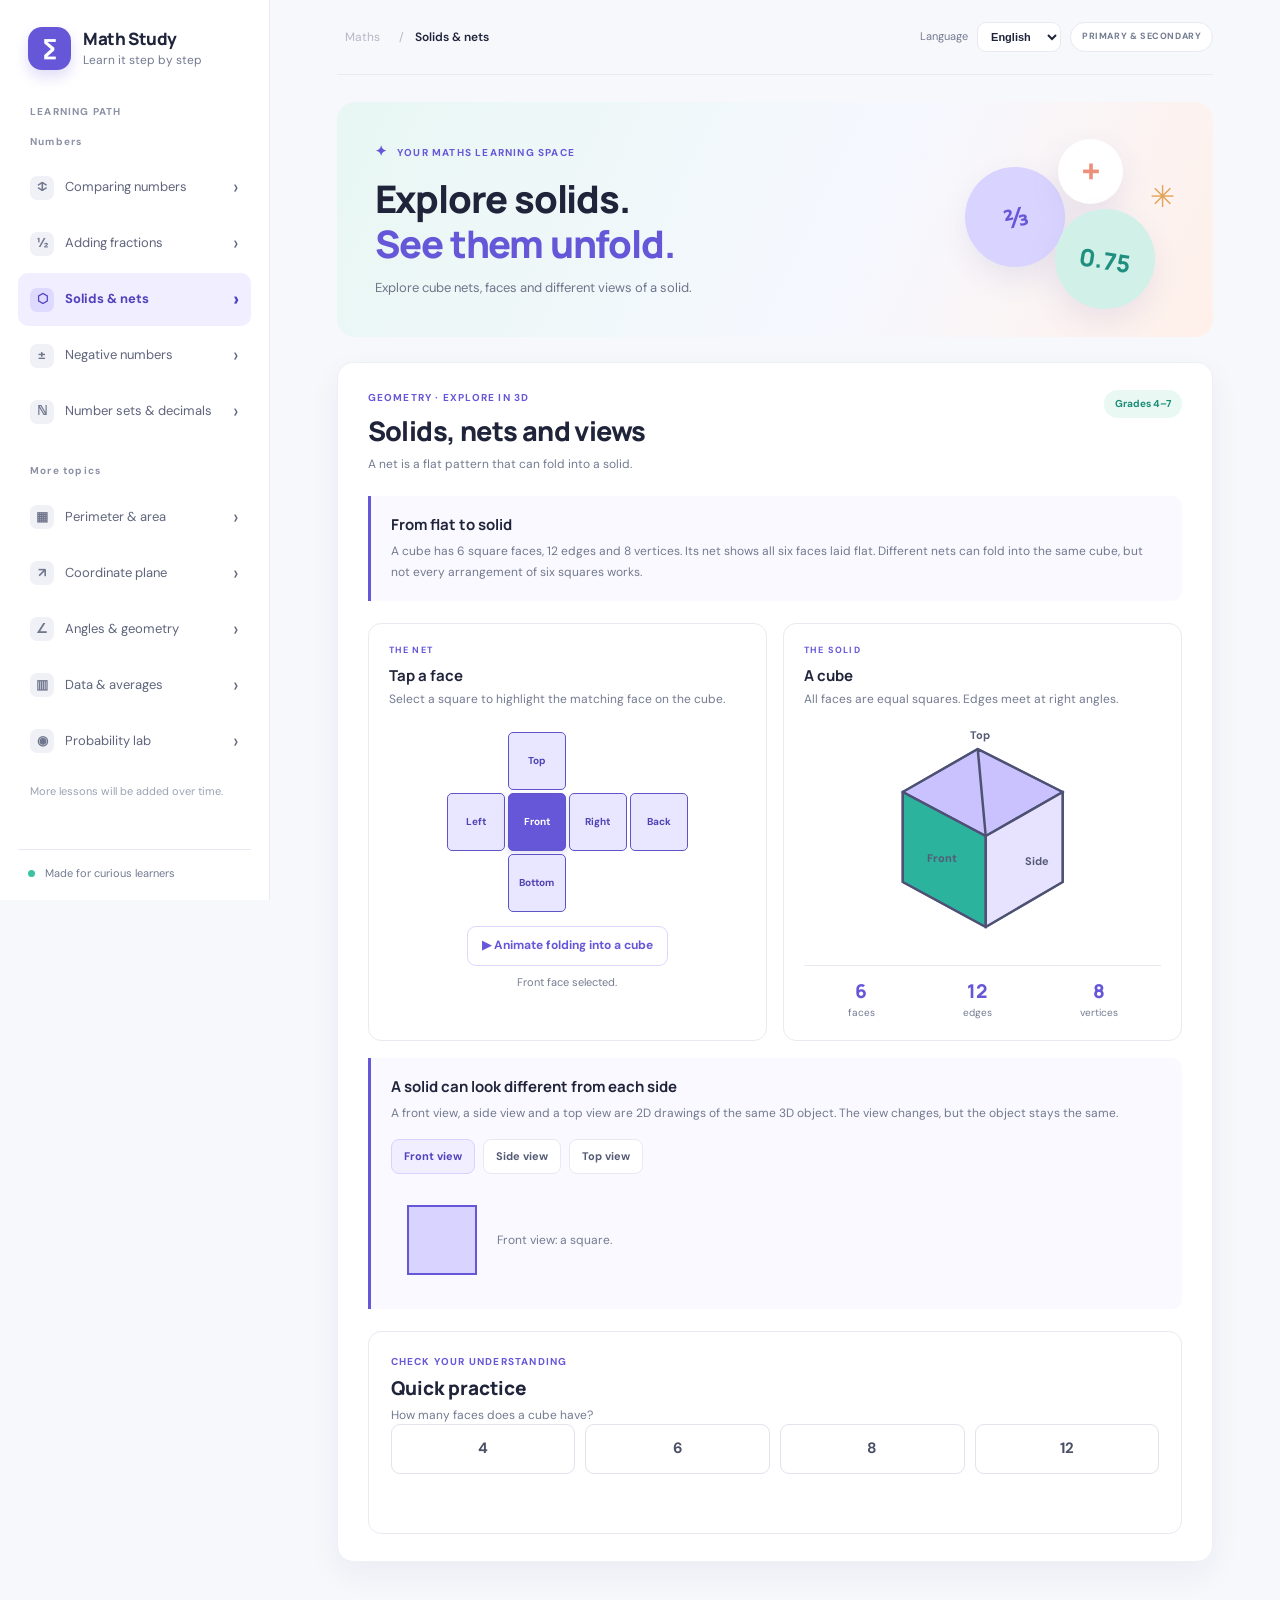
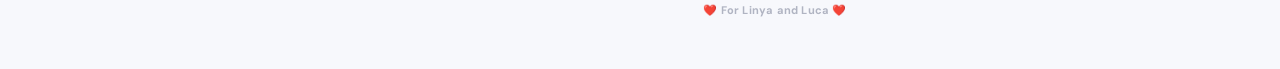
<file: solids-and-nets.html>
<!doctype html><html lang="en"><head><meta charset="utf-8"><meta name="viewport" content="width=device-width,initial-scale=1"><title>Solids and nets — Math Study</title><meta name="description" content="Explore cube nets, faces and views with interactive maths practice."></head><body><p>Loading lesson…</p><script>fetch("index.html").then(r=>{if(!r.ok)throw new Error("Could not load lesson");return r.text()}).then(html=>{document.open();document.write(html);document.close()}).catch(()=>{document.body.textContent="The lesson could not be loaded. Please return to Math Study home."})</script></body></html>
</file>
<file: styles.css>
@import url('https://fonts.googleapis.com/css2?family=DM+Sans:wght@400;500;600;700&family=Manrope:wght@400;500;600;700;800&display=swap');
:root{--ink:#20243a;--muted:#737b91;--purple:#6657d9;--purple-dark:#5041bd;--purple-soft:#f0eeff;--line:#e8eaf2;--surface:#fff;--bg:#f7f8fc;--teal:#24a899;--coral:#f18a76;--shadow:0 12px 32px rgba(36,39,77,.055)}
*{box-sizing:border-box}body{margin:0;background:var(--bg);color:var(--ink);font-family:'DM Sans',sans-serif;font-size:15px;line-height:1.55}button,input{font:inherit}button{cursor:pointer}.app-shell{min-height:100vh}.sidebar{width:270px;position:fixed;inset:0 auto 0 0;background:#fff;border-right:1px solid var(--line);padding:27px 18px 18px;display:flex;flex-direction:column;z-index:10}.brand{display:flex;align-items:center;gap:12px;padding:0 10px 34px;color:inherit;text-decoration:none}.brand-mark{width:43px;height:43px;display:grid;place-items:center;border-radius:14px;background:var(--purple);color:white;font-size:27px;font-weight:700;box-shadow:0 7px 14px #6657d933}.brand strong{display:block;font:800 17px Manrope,sans-serif;letter-spacing:-.4px}.brand small{display:block;color:var(--muted);font-size:12px;margin-top:1px}.sidebar-label,.nav-heading,.eyebrow,.step-label{font-size:10px;font-weight:700;letter-spacing:1.2px;color:#8b90a5}.sidebar-label{padding:0 12px 14px}.nav-group{margin-bottom:25px}.nav-heading{padding:0 12px 9px}.topic-link,.topic-placeholder{width:100%;border:0;background:transparent;color:#5e657c;text-align:left;display:flex;align-items:center;gap:11px;padding:11px 12px;border-radius:10px;margin:3px 0;font-size:13px}.topic-link:hover{background:#f7f6ff}.topic-link.active{background:var(--purple-soft);color:var(--purple-dark);font-weight:700}.topic-icon{width:24px;height:24px;display:grid;place-items:center;background:#f0f1f7;border-radius:7px;color:#71778d;font-weight:700;flex-shrink:0}.active .topic-icon{background:#dedaff;color:var(--purple-dark)}.nav-arrow{margin-left:auto;font-size:20px}.topic-placeholder{color:#9399aa;cursor:default}.coming-note{font-size:11px;color:#9da2b3;padding:4px 12px}.sidebar-footer{margin-top:auto;padding:15px 10px 0;border-top:1px solid var(--line);font-size:11px;color:var(--muted)}.status-dot{display:inline-block;width:7px;height:7px;border-radius:50%;background:#3dc2a2;margin-right:7px}.main-area{margin-left:270px;min-height:100vh;padding:0 5.2% 30px;max-width:1600px}.topbar{height:75px;display:flex;align-items:center;gap:15px;border-bottom:1px solid var(--line);color:var(--muted);font-size:12px}.breadcrumb span{padding:0 8px;color:#b4b8c7}.breadcrumb strong{color:var(--ink);font-weight:600}.top-pill{margin-left:auto;background:#fff;border:1px solid var(--line);border-radius:20px;padding:7px 11px;font-size:9px;font-weight:700;letter-spacing:.6px}.top-pill span{color:var(--purple);padding:0 4px}.menu-toggle{display:none;background:white;border:1px solid var(--line);border-radius:8px;padding:5px 9px}.welcome{min-height:235px;margin:27px 0 25px;padding:32px 38px;border-radius:18px;background:linear-gradient(115deg,#f0efff 0%,#f7f4ff 57%,#fcefe9 100%);display:flex;align-items:center;justify-content:space-between;overflow:hidden;position:relative}.eyebrow{color:var(--purple);font-size:10px}.sparkle{font-size:14px;margin-right:6px}.welcome h1{font:800 clamp(27px,3vw,38px)/1.2 Manrope,sans-serif;letter-spacing:-1.2px;margin:13px 0 11px}.welcome h1 span{color:var(--purple)}.welcome p{color:#6f748b;max-width:470px;margin:0;font-size:13px}.welcome-art{width:220px;height:170px;position:relative;flex-shrink:0}.art-circle{position:absolute;border-radius:50%;display:grid;place-items:center;font:800 24px Manrope,sans-serif;box-shadow:0 12px 30px #5147a51b}.circle-one{width:100px;height:100px;left:10px;top:32px;background:#d9d4ff;color:#6657d9;transform:rotate(-12deg)}.circle-two{width:65px;height:65px;left:103px;top:4px;background:#fff;color:#ed907b;font-size:35px}.circle-three{width:100px;height:100px;left:100px;top:74px;background:#d0f0e8;color:#218f80;transform:rotate(9deg)}.art-star{position:absolute;right:0;top:39px;color:#e3a45b;font-size:30px}.lesson-panel{background:#fff;border:1px solid #eff0f5;border-radius:16px;padding:27px 30px;margin-bottom:20px;box-shadow:var(--shadow)}.lesson-panel[hidden]{display:none}.lesson-heading{display:flex;align-items:flex-start;justify-content:space-between;gap:15px;margin-bottom:23px}.lesson-heading h2{font:800 clamp(20px,2.4vw,27px)/1.3 Manrope,sans-serif;letter-spacing:-.6px;margin:7px 0}.lesson-heading p,.visual-card>p,.embedded-game p{color:var(--muted);font-size:12px;margin:0}.lesson-badge{border-radius:20px;background:#e9f8f3;color:#198c75;padding:6px 11px;font-size:10px;font-weight:700;white-space:nowrap}.concept-card{display:flex;align-items:center;gap:20px;padding:20px;background:#faf9ff;border:1px solid #efedff;border-radius:13px;margin-bottom:24px}.concept-symbol{flex-shrink:0;background:white;border:1px solid #e8e4ff;border-radius:12px;padding:14px 17px;color:var(--purple);font:800 22px Manrope,sans-serif}.concept-symbol span{color:#aaa3e6}.concept-card h3,.visual-card h3,.lesson-copy h3,.embedded-game h3{font:700 15px Manrope,sans-serif;margin:0 0 5px}.concept-card p,.lesson-copy p{color:#72798e;font-size:12px;margin:0;line-height:1.75}.embedded-game{border:1px solid var(--line);border-radius:13px;overflow:hidden}.embed-title{display:flex;justify-content:space-between;align-items:center;gap:15px;padding:18px 20px}.embed-title a,.source-note a{font-size:11px;color:var(--purple);font-weight:700;text-decoration:none}.embed-title a:hover,.source-note a:hover{text-decoration:underline}.embedded-game iframe{display:block;width:100%;height:570px;border:0;background:white}.source-note{font-size:11px;color:#8b90a5;margin:12px 0 0}.lesson-copy{padding:18px 20px;border-left:3px solid var(--purple);background:#faf9ff;border-radius:0 10px 10px 0;margin-bottom:22px}.lesson-copy h3{margin-bottom:6px}.fraction-controls{display:flex;align-items:end;gap:18px;padding:18px;background:#fbfbfe;border:1px solid var(--line);border-radius:13px;margin-bottom:16px;flex-wrap:wrap}.fraction-input{display:flex;flex-direction:column;gap:7px}.fraction-input label{font-size:11px;font-weight:700;color:#697087}.fraction-fields{display:flex;flex-direction:column;align-items:center;gap:4px;width:58px}.fraction-fields input{width:58px;height:34px;text-align:center;border:1px solid #dfe1ec;border-radius:7px;background:#fff;color:var(--ink);font-weight:700;outline-color:var(--purple)}.fraction-line{height:2px;width:42px;background:#525771}.plus-sign{font:500 25px Manrope,sans-serif;color:#a0a5b6;padding:0 3px 13px}.secondary-button,.primary-button{border:1px solid #dcd8ff;border-radius:9px;padding:9px 14px;font-size:12px;font-weight:700}.secondary-button{background:#fff;color:var(--purple);margin-left:auto}.secondary-button:hover{background:var(--purple-soft)}.inline-error{font-size:12px;color:#b64040;padding:10px 13px;background:#fff0f0;border-radius:8px;margin-bottom:14px}.visual-grid{display:grid;grid-template-columns:1fr 1fr;gap:16px}.visual-card{border:1px solid var(--line);border-radius:13px;padding:19px 20px;min-width:0}.step-label{color:var(--purple);font-size:9px}.visual-card h3{margin:7px 0 4px}.circle-pair{display:flex;justify-content:space-evenly;align-items:flex-start;gap:10px;margin:21px 0 10px}.circle-item{display:flex;align-items:center;flex-direction:column;min-width:0}.fraction-circle{width:clamp(95px,11vw,140px);height:clamp(95px,11vw,140px);border-radius:50%;position:relative;overflow:hidden;background:#f0eff8;border:1px solid #e5e3f2;flex-shrink:0}.fraction-circle svg{display:block;width:100%;height:100%}.circle-fraction{font:800 16px Manrope,sans-serif;margin-top:9px;color:#333750}.circle-item small{font-size:10px;color:#8b90a5;margin-top:2px;text-align:center}.lcm-note{background:#f2f0ff;color:#5c4dca;border-radius:8px;padding:8px 12px;text-align:center;font-size:12px;font-weight:700;margin-top:15px}.calculation-card{margin-top:17px;padding:21px;border-radius:13px;background:#f7f6ff;border:1px solid #eae7ff}.equation{font:800 clamp(23px,3.2vw,33px) Manrope,sans-serif;color:#4d43b4;margin:12px 0}.calculation-card>p{font-size:12px;color:#72798e;margin:0 0 17px}.result-row{display:flex;align-items:center;justify-content:space-between;border-top:1px solid #e3dfff;padding-top:13px}.result-row span{font-size:10px;letter-spacing:1px;font-weight:700;color:#7c75bd}.result-row strong{font:800 21px Manrope,sans-serif;color:var(--purple)}.practice-card{margin-top:22px;padding:22px;border:1px solid var(--line);border-radius:13px}.practice-header{display:flex;justify-content:space-between;gap:10px}.practice-header h3{font:800 19px Manrope,sans-serif;margin:5px 0}.practice-header p{font-size:12px;color:var(--muted);margin:0}.practice-count{align-self:flex-start;background:#f0efff;color:var(--purple);padding:5px 9px;border-radius:7px;font-size:10px;font-weight:700;white-space:nowrap}.practice-question{text-align:center;font:800 27px Manrope,sans-serif;margin:24px 0 17px}.answer-options{display:grid;grid-template-columns:repeat(4,1fr);gap:10px}.answer-option{padding:12px 7px;background:white;border:1px solid #e1e3ed;border-radius:9px;color:#4b5067;font-weight:700}.answer-option:hover{border-color:var(--purple);background:#faf9ff}.answer-option.correct{background:#e8f8f1;border-color:#37b99a;color:#147c62}.answer-option.incorrect{background:#fff0ee;border-color:#e98d7d;color:#ad4435}.answer-option:disabled{cursor:default}.practice-feedback{min-height:24px;margin-top:13px;font-size:12px;font-weight:600}.practice-feedback.good{color:#168369}.practice-feedback.bad{color:#c04e40}.primary-button{background:var(--purple);color:white;border-color:var(--purple);margin-top:4px}.primary-button:hover{background:var(--purple-dark)}.page-footer{padding:20px 3px;color:#969bad;font-size:11px;display:flex;justify-content:space-between;gap:10px}.page-footer span{color:#b0b4c2}@media(max-width:1000px){.sidebar{width:235px}.main-area{margin-left:235px;padding:0 3.5% 25px}.welcome{padding:26px}.welcome-art{transform:scale(.82);transform-origin:right center;margin-left:-25px}.lesson-panel{padding:22px}.visual-grid{grid-template-columns:1fr}.fraction-circle{width:130px;height:130px}}@media(max-width:700px){.sidebar{transform:translateX(-100%);transition:transform .22s ease;box-shadow:none}.sidebar.open{transform:translateX(0);box-shadow:10px 0 40px #1e23401a}.main-area{margin-left:0;padding:0 15px 20px}.topbar{height:61px}.menu-toggle{display:block}.top-pill{font-size:8px;padding:6px 8px}.welcome{margin-top:17px;padding:24px 22px;min-height:205px}.welcome-art{position:absolute;right:-47px;bottom:-25px;opacity:.32;transform:scale(.85)}.welcome>div:first-child{position:relative;z-index:1}.welcome h1{font-size:29px}.welcome p{max-width:290px}.lesson-panel{padding:18px 14px}.lesson-heading h2{font-size:21px}.concept-card{padding:14px;gap:12px}.concept-symbol{padding:10px;font-size:18px}.embedded-game iframe{height:520px}.embed-title{align-items:flex-start;padding:15px;flex-direction:column;gap:8px}.fraction-controls{gap:13px;padding:14px}.secondary-button{margin-left:0}.visual-card{padding:15px}.fraction-circle{width:clamp(100px,31vw,135px);height:clamp(100px,31vw,135px)}.answer-options{grid-template-columns:repeat(2,1fr)}.page-footer{flex-direction:column;gap:3px}.practice-card{padding:16px}}
.top-actions{margin-left:auto;display:flex;align-items:center;gap:9px}.top-pill{margin-left:0}.language-label{font-size:11px;color:var(--muted)}#language-select{border:1px solid var(--line);border-radius:9px;padding:7px 9px;background:#fff;color:var(--ink);font-size:11px;font-weight:600;max-width:120px}
.topic-link{text-decoration:none}.ordering-game{border:1px solid var(--line);border-radius:13px;padding:20px;background:#fff}.game-instructions{display:flex;justify-content:space-between;align-items:flex-start;gap:12px}.game-instructions h3{font:700 15px Manrope,sans-serif;margin:0 0 5px}.game-instructions p{font-size:12px;color:var(--muted);margin:0}.game-round{font-size:10px;font-weight:700;color:var(--purple);background:var(--purple-soft);padding:6px 9px;border-radius:8px;white-space:nowrap}
.number-bank{display:grid;grid-template-columns:repeat(3,minmax(0,1fr));gap:10px;margin:20px 0}.number-tile,.ordered-tile{border:1px solid #e0e2ee;border-radius:10px;background:#fff;color:#464c66;font-weight:700;padding:14px 8px;min-height:52px;box-shadow:0 2px 0 #f0eff7;overflow-wrap:anywhere}.number-tile:hover:not(:disabled){border-color:var(--purple);background:#faf9ff}.number-tile.used{opacity:.35}.number-tile:disabled{cursor:default}.selected-heading{display:flex;justify-content:space-between;gap:10px;align-items:center;font-size:12px;margin:7px 0 9px}.selected-heading span{font-size:10px;color:var(--muted)}.selected-order{display:flex;gap:8px;flex-wrap:wrap;align-items:center;min-height:56px;padding:10px;border:1px dashed #d9d6ef;border-radius:10px;background:#fcfbff}.order-empty{font-size:11px;color:#9da2b3}.ordered-tile{min-height:0;padding:9px 11px;background:#f0eeff;border-color:#ddd8ff;color:var(--purple-dark);box-shadow:none}
.game-actions{display:flex;gap:10px;flex-wrap:wrap;margin-top:15px}.game-actions .secondary-button{margin-left:0}.game-tip{font-size:11px;color:#8b90a5;margin:13px 0 0}.correct-order-list{display:flex;flex-wrap:wrap;gap:7px;margin-top:9px}.correct-order-list span{background:#fff;border:1px solid #e2e4ed;border-radius:7px;padding:5px 8px;font-size:11px;color:#4c526b}.footer-message{display:flex;flex-direction:column;align-items:center;gap:3px;flex:1;text-align:center}.dedication{font-weight:700;color:#8d82d9;letter-spacing:.2px}.footer-message small{font-size:9px;color:#b0b4c2}.page-footer{align-items:center}.topbar .breadcrumb{min-width:0}
@media(max-width:700px){.top-actions{gap:5px}.language-label{display:none}#language-select{max-width:93px;padding:6px 5px}.top-pill{display:none}.number-bank{grid-template-columns:repeat(2,minmax(0,1fr))}.ordering-game{padding:14px}.game-instructions{flex-direction:column}.selected-heading{align-items:flex-start;flex-direction:column;gap:2px}.page-footer{align-items:center}.footer-message{width:100%}}

/* New interactive lessons */
.strip-panel{margin-top:18px;padding:20px;border:1px solid var(--line);border-radius:13px;background:#fff}.strip-panel h3{font:700 15px Manrope,sans-serif;margin:7px 0 4px}.strip-panel>p{font-size:12px;color:var(--muted);margin:0 0 17px}.strip-row{display:grid;grid-template-columns:100px minmax(80px,1fr) minmax(70px,150px);gap:12px;align-items:center;margin:12px 0}.strip-row>strong{font-size:11px;color:#6c7288}.fraction-strip{display:flex;gap:2px;height:25px;min-width:0}.strip-part{flex:1;min-width:0;border:1px solid #dcd9ee;background:#f0eff8;border-radius:2px}.strip-part.shaded{background:#7668e8;border-color:#7668e8}.strip-value{font-size:11px;font-weight:700;color:#4d43b4;overflow-wrap:anywhere}.solid-workbench{display:grid;grid-template-columns:1fr 1fr;gap:16px}.solid-view-card{border:1px solid var(--line);border-radius:13px;padding:20px;min-width:0}.solid-view-card h3{font:700 15px Manrope,sans-serif;margin:7px 0 4px}.solid-view-card>p{font-size:12px;color:var(--muted);margin:0}.cube-net{display:grid;grid-template-columns:repeat(4,minmax(38px,58px));grid-template-rows:repeat(3,minmax(38px,58px));gap:3px;justify-content:center;margin:23px auto 12px}.net-face{border:1px solid #5e54c8;background:#e9e6ff;color:#4e43b4;border-radius:5px;font-size:10px;font-weight:700;padding:2px;transition:background .15s,transform .15s}.net-face:hover{transform:translateY(-2px)}.net-face.selected{background:#6657d9;color:#fff;box-shadow:0 3px 9px #6657d933}.face-top{grid-column:2;grid-row:1}.face-left{grid-column:1;grid-row:2}.face-front{grid-column:2;grid-row:2}.face-right{grid-column:3;grid-row:2}.face-back{grid-column:4;grid-row:2}.face-bottom{grid-column:2;grid-row:3}.solid-tip{min-height:22px;text-align:center;font-size:11px;color:#777d91}.cube-diagram{display:block;width:100%;max-height:240px;margin:8px auto}.cube-face{fill:#dedaff;stroke:#6657d9;stroke-width:2;transition:fill .15s}.cube-top{fill:#c9c2ff}.cube-left{fill:#aaa0f6}.cube-right{fill:#e7e3ff}.cube-face.highlight{fill:#2bb39e!important}.cube-label{font:700 11px 'DM Sans',sans-serif;fill:#555b74}.solid-facts{display:flex;justify-content:space-around;border-top:1px solid var(--line);padding-top:12px}.solid-facts span{display:flex;flex-direction:column;align-items:center;gap:1px}.solid-facts strong{font:800 19px Manrope,sans-serif;color:var(--purple)}.solid-facts small{font-size:10px;color:var(--muted)}.view-copy{margin-top:17px}.view-selector{display:flex;gap:8px;flex-wrap:wrap;margin:15px 0}.view-button{border:1px solid var(--line);border-radius:8px;background:#fff;padding:8px 12px;font-size:11px;color:#555b74;font-weight:700}.view-button.active{background:var(--purple-soft);color:var(--purple-dark);border-color:#d8d2ff}.view-demo{display:flex;align-items:center;gap:20px;min-height:100px;padding:16px;background:#faf9ff;border-radius:10px}.view-demo p{font-size:12px;color:var(--muted)}.view-shape{width:70px;height:70px;border:2px solid #6657d9;background:#d9d4ff;flex-shrink:0}.view-shape.side-shape{width:42px}.view-shape.top-shape{height:42px}.numberline-card{padding:22px;border:1px solid var(--line);border-radius:13px;background:#fff}.numberline-header{display:flex;align-items:center;justify-content:space-between;gap:12px}.numberline-header h3{font:700 15px Manrope,sans-serif;margin:0 0 4px}.numberline-header p{font-size:12px;color:var(--muted);margin:0}.numberline-value{font:800 24px Manrope,sans-serif;color:var(--purple);background:var(--purple-soft);padding:6px 13px;border-radius:10px}.numberline{position:relative;height:108px;margin:22px 9px 5px}.numberline-axis{position:absolute;left:0;right:0;top:42px;height:3px;background:#9ca2b8;border-radius:3px}.numberline-axis:before,.numberline-axis:after{content:"";position:absolute;top:-5px;border-top:6px solid transparent;border-bottom:6px solid transparent}.numberline-axis:before{left:-1px;border-right:9px solid #9ca2b8}.numberline-axis:after{right:-1px;border-left:9px solid #9ca2b8}.numberline-ticks{position:absolute;inset:0}.number-tick{position:absolute;top:30px;width:1px;height:25px;background:#9298ad}.number-tick span{position:absolute;top:28px;left:50%;transform:translateX(-50%);font-size:10px;color:#777d91}.number-tick.zero{width:2px;height:34px;top:26px;background:#4d526e}.number-tick.zero span{font-weight:800;color:#4d526e}.numberline-point{position:absolute;top:32px;left:35%;width:22px;height:22px;border:4px solid #fff;background:#6657d9;border-radius:50%;box-shadow:0 0 0 2px #6657d9;transform:translate(-50%,-50%);transition:left .15s}.slider-label{display:flex;justify-content:space-between;font-size:10px;color:var(--muted);margin-top:8px}.number-slider{width:100%;accent-color:var(--purple);margin:12px 0 20px}.temperature-example{display:flex;gap:13px;align-items:center;background:#eff8ff;border:1px solid #dceeff;border-radius:10px;padding:14px}.temperature-icon{font-size:26px}.temperature-example strong{font-size:12px}.temperature-example p{font-size:11px;color:var(--muted);margin:3px 0 0}.practice-card .answer-option.chosen{border-color:var(--purple);background:var(--purple-soft)}@media(max-width:800px){.solid-workbench{grid-template-columns:1fr}.strip-row{grid-template-columns:78px minmax(50px,1fr) minmax(65px,115px);gap:8px}.strip-panel{padding:14px}.solid-view-card{padding:15px}}@media(max-width:480px){.strip-row{grid-template-columns:1fr minmax(50px,1.5fr);gap:5px}.strip-value{grid-column:2}.fraction-strip{grid-column:1/-1;grid-row:2}.strip-row>strong{grid-column:1/-1}.numberline{margin-left:5px;margin-right:5px}.number-tick span{font-size:9px}.numberline-card{padding:15px}}


/* Learning animations: short, replayable and respectful of reduced-motion preferences. */
.animation-button{display:block;margin:14px auto 8px;min-height:40px}
.strip-panel{position:relative}
.fraction-strip .strip-part{transition:background-color .3s,transform .3s,box-shadow .3s}
.strip-panel.animating .strip-row:nth-of-type(2) .strip-part.shaded,
.strip-panel.animating .strip-row:nth-of-type(3) .strip-part.shaded{animation:pieceGlow .8s ease-in-out 1}
.strip-panel.animating .strip-row:nth-of-type(4) .strip-part.shaded,
.strip-panel.animating .strip-row:nth-of-type(5) .strip-part.shaded{animation:pieceGlow .8s ease-in-out .45s 1}
@keyframes pieceGlow{0%,100%{transform:scaleY(1);box-shadow:none}50%{transform:scaleY(1.22);box-shadow:0 0 0 2px #33b7a455}}
.solid-workbench{perspective:900px}
.cube-net{transform-style:preserve-3d;perspective:600px}
.cube-net.folding .face-front{transform:translateZ(0);box-shadow:0 0 0 2px #6657d9}
.cube-net.folding .face-top{transform-origin:bottom center;transform:rotateX(-90deg);transition:transform .7s ease}
.cube-net.folding .face-bottom{transform-origin:top center;transform:rotateX(90deg);transition:transform .7s ease}
.cube-net.folding .face-left{transform-origin:right center;transform:rotateY(90deg);transition:transform .7s ease}
.cube-net.folding .face-right{transform-origin:left center;transform:rotateY(-90deg);transition:transform .7s ease}
.cube-net.folding .face-back{transform-origin:left center;transform:rotateY(-90deg);transition:transform .7s ease}
.cube-diagram.spinning{animation:cubeTurn 1.25s ease-in-out}
@keyframes cubeTurn{0%{transform:rotateY(0) scale(1)}45%{transform:perspective(500px) rotateY(180deg) scale(.9)}100%{transform:rotateY(360deg) scale(1)}}
.temperature-compare{display:flex;align-items:center;justify-content:center;gap:12px;margin:16px 0 4px;padding:16px 10px;background:linear-gradient(100deg,#eaf5ff,#fff9e9);border-radius:12px}
.temp-card{display:flex;flex-direction:column;align-items:center;gap:4px;min-width:82px;padding:12px;border-radius:10px;background:#fff;box-shadow:0 3px 12px #3030500b;animation:temperatureFloat 2.8s ease-in-out infinite}
.temp-card.above-zero{animation-delay:.6s}
.temp-card strong{font:800 20px Manrope,sans-serif}
.temp-card small{font-size:10px;color:var(--muted)}
.temp-thermometer{font-size:22px}
.temp-card.below-zero strong{color:#347ac7}.temp-card.above-zero strong{color:#c98524}
.temp-bridge{display:flex;align-items:center;gap:3px;color:#7c82a0;font-weight:800}.temp-bridge i{width:20px;border-top:2px dashed #9da3b9}
@keyframes temperatureFloat{0%,100%{transform:translateY(0)}50%{transform:translateY(-4px)}}
@media(prefers-reduced-motion:reduce){.strip-panel.animating .strip-part,.cube-net.folding .net-face,.cube-diagram.spinning,.temp-card{animation:none!important;transition:none!important}}

.numberline-explanation{min-height:36px;margin:8px 0 4px;padding:10px 12px;border-radius:9px;background:var(--purple-soft);color:var(--purple-dark);font-size:12px;font-weight:600;text-align:center;animation:explanationIn .25s ease-out}@keyframes explanationIn{from{opacity:.45;transform:translateY(3px)}to{opacity:1;transform:translateY(0)}}


/* Interactive additions: perimeter/area, coordinates, angles, statistics and probability */
.extra-lesson{margin-top:18px;padding:22px;border:1px solid var(--line);border-radius:15px;background:#fff}
.extra-lesson[hidden]{display:none}
.extra-lesson .lesson-heading{margin-bottom:18px}
.extra-grid{display:grid;grid-template-columns:1fr 1fr;gap:16px}
.extra-card{padding:18px;border:1px solid var(--line);border-radius:12px;background:#fcfcff;min-width:0}
.extra-card h3{font:700 15px Manrope,sans-serif;margin:0 0 7px}
.extra-card p,.extra-note{font-size:12px;color:var(--muted);line-height:1.55}
.extra-controls{display:grid;gap:13px;margin:16px 0}
.extra-control{display:grid;grid-template-columns:minmax(95px,1fr) minmax(90px,2fr) 38px;gap:10px;align-items:center;font-size:12px;color:var(--muted)}
.extra-control input[type=range]{width:100%;accent-color:var(--purple)}
.extra-control output{font-weight:800;color:var(--purple);text-align:right}
.extra-stat-row{display:flex;gap:10px;flex-wrap:wrap;margin-top:12px}
.extra-stat{flex:1;min-width:90px;padding:12px;background:#f1efff;border-radius:9px}
.extra-stat span{display:block;font-size:10px;color:#777d91}
.extra-stat strong{display:block;margin-top:4px;font:800 20px Manrope,sans-serif;color:var(--purple)}
.rectangle-stage{min-height:230px;display:flex;align-items:center;justify-content:center;background:linear-gradient(#f4f6fc 1px,transparent 1px),linear-gradient(90deg,#f4f6fc 1px,transparent 1px);background-size:22px 22px;border-radius:10px;overflow:hidden}
.area-rectangle{display:flex;align-items:center;justify-content:center;border:2px solid #6657d9;background:#a69af655;color:#4d43b4;font-size:12px;font-weight:800;transition:width .15s,height .15s}
.coordinate-stage{width:100%;height:auto;display:block;background:#fff;border-radius:10px}
.coordinate-stage text{font:11px sans-serif;fill:#747b91}
.angle-stage{width:100%;max-width:340px;display:block;margin:0 auto}
.angle-stage text{font:12px sans-serif;fill:#545a72}
.angle-class{display:inline-block;padding:7px 11px;background:#f1efff;border-radius:8px;color:var(--purple);font-weight:800;font-size:12px}
.data-bars{display:flex;align-items:flex-end;justify-content:space-around;gap:10px;min-height:180px;padding:14px 8px 0;border-bottom:2px solid #dfe2ee}
.data-bar-wrap{flex:1;max-width:65px;text-align:center}
.data-bar{width:100%;min-height:8px;border-radius:6px 6px 0 0;background:linear-gradient(180deg,#9386f1,#6657d9);transition:height .15s}
.data-bar-wrap label{display:block;font-size:10px;color:var(--muted);padding:6px 0}
.probability-wheel{width:min(230px,70%);aspect-ratio:1;border-radius:50%;margin:5px auto 18px;border:5px solid white;box-shadow:0 3px 16px #30305015;background:conic-gradient(#6657d9 0 50%,#32b7a2 50% 100%);position:relative}
.probability-wheel:after{content:"";position:absolute;width:15%;height:15%;border-radius:50%;background:white;border:3px solid #dcd9ee;left:42.5%;top:42.5%}
.probability-wheel:before{content:"";position:absolute;left:47%;top:-5%;height:16%;width:6%;background:#e9a34b;clip-path:polygon(50% 0,100% 100%,0 100%);z-index:1}
.extra-action{border:0;border-radius:9px;padding:10px 14px;background:var(--purple);color:#fff;font-size:12px;font-weight:700;cursor:pointer}
.extra-action:disabled{opacity:.6;cursor:default}
.extra-feedback{min-height:22px;margin-top:12px;font-size:12px;font-weight:700;color:var(--purple)}
@media(max-width:800px){.extra-grid{grid-template-columns:1fr}.extra-lesson{padding:16px}}
@media(prefers-reduced-motion:reduce){.area-rectangle,.data-bar{transition:none}}

/* Number sets and decimal exploration */
.number-set-layers{max-width:620px;margin:16px auto 8px;padding:14px;border-radius:14px;background:#f3f1ff;color:#4b4389}
.set-real,.set-rational,.set-integer,.set-natural{border:2px solid #8c80df;border-radius:12px;padding:12px}
.set-real{background:#eeeaff}.set-rational{margin-top:10px;background:#e8f7f3;border-color:#6bb9aa;color:#285e56}
.set-integer{margin-top:10px;background:#fff4df;border-color:#e4b967;color:#77551d}
.set-natural{display:flex;align-items:center;justify-content:space-between;gap:12px;margin-top:10px;padding:12px;background:#fff;border:2px solid #d8d2f7;border-radius:9px;color:#4b4389}
.set-integer-examples,.set-rational-examples{margin:8px 0 0;font-size:13px;overflow-wrap:anywhere}
.set-irrational{margin:10px 0 0;padding:10px;background:#fff;border-radius:8px;color:#4b4389}
.set-relation{text-align:center;font-size:20px;font-weight:800;letter-spacing:1px}
#decimal-line-svg{width:100%;height:auto;max-height:150px;overflow:visible}
#decimal-convert-input{max-width:180px}
@media(max-width:520px){.number-set-layers{padding:8px}.set-real,.set-rational,.set-integer{padding:8px}.set-relation{font-size:17px}}

.fraction-converter{margin-top:18px;padding-top:14px;border-top:1px solid #e8e9f1}.fraction-converter h4{margin:0 0 10px;font-size:14px}.fraction-converter-fields{display:flex;align-items:end;gap:10px;flex-wrap:wrap}.fraction-converter-fields label{display:grid;gap:5px;font-size:12px;font-weight:700}.fraction-converter-fields input{width:100px;max-width:100%;padding:8px;border:1px solid #d9dbea;border-radius:8px;background:#fff;color:inherit;font:inherit}
</file>
<file: footer.css>
.page-footer{position:relative;justify-content:center}.footer-message{width:100%;flex:none;text-align:center}.page-footer>#footer-edition{position:absolute;right:3px;bottom:20px}@media(max-width:700px){.page-footer>#footer-edition{position:static;margin-top:6px}.footer-message{width:100%}}
</file>
